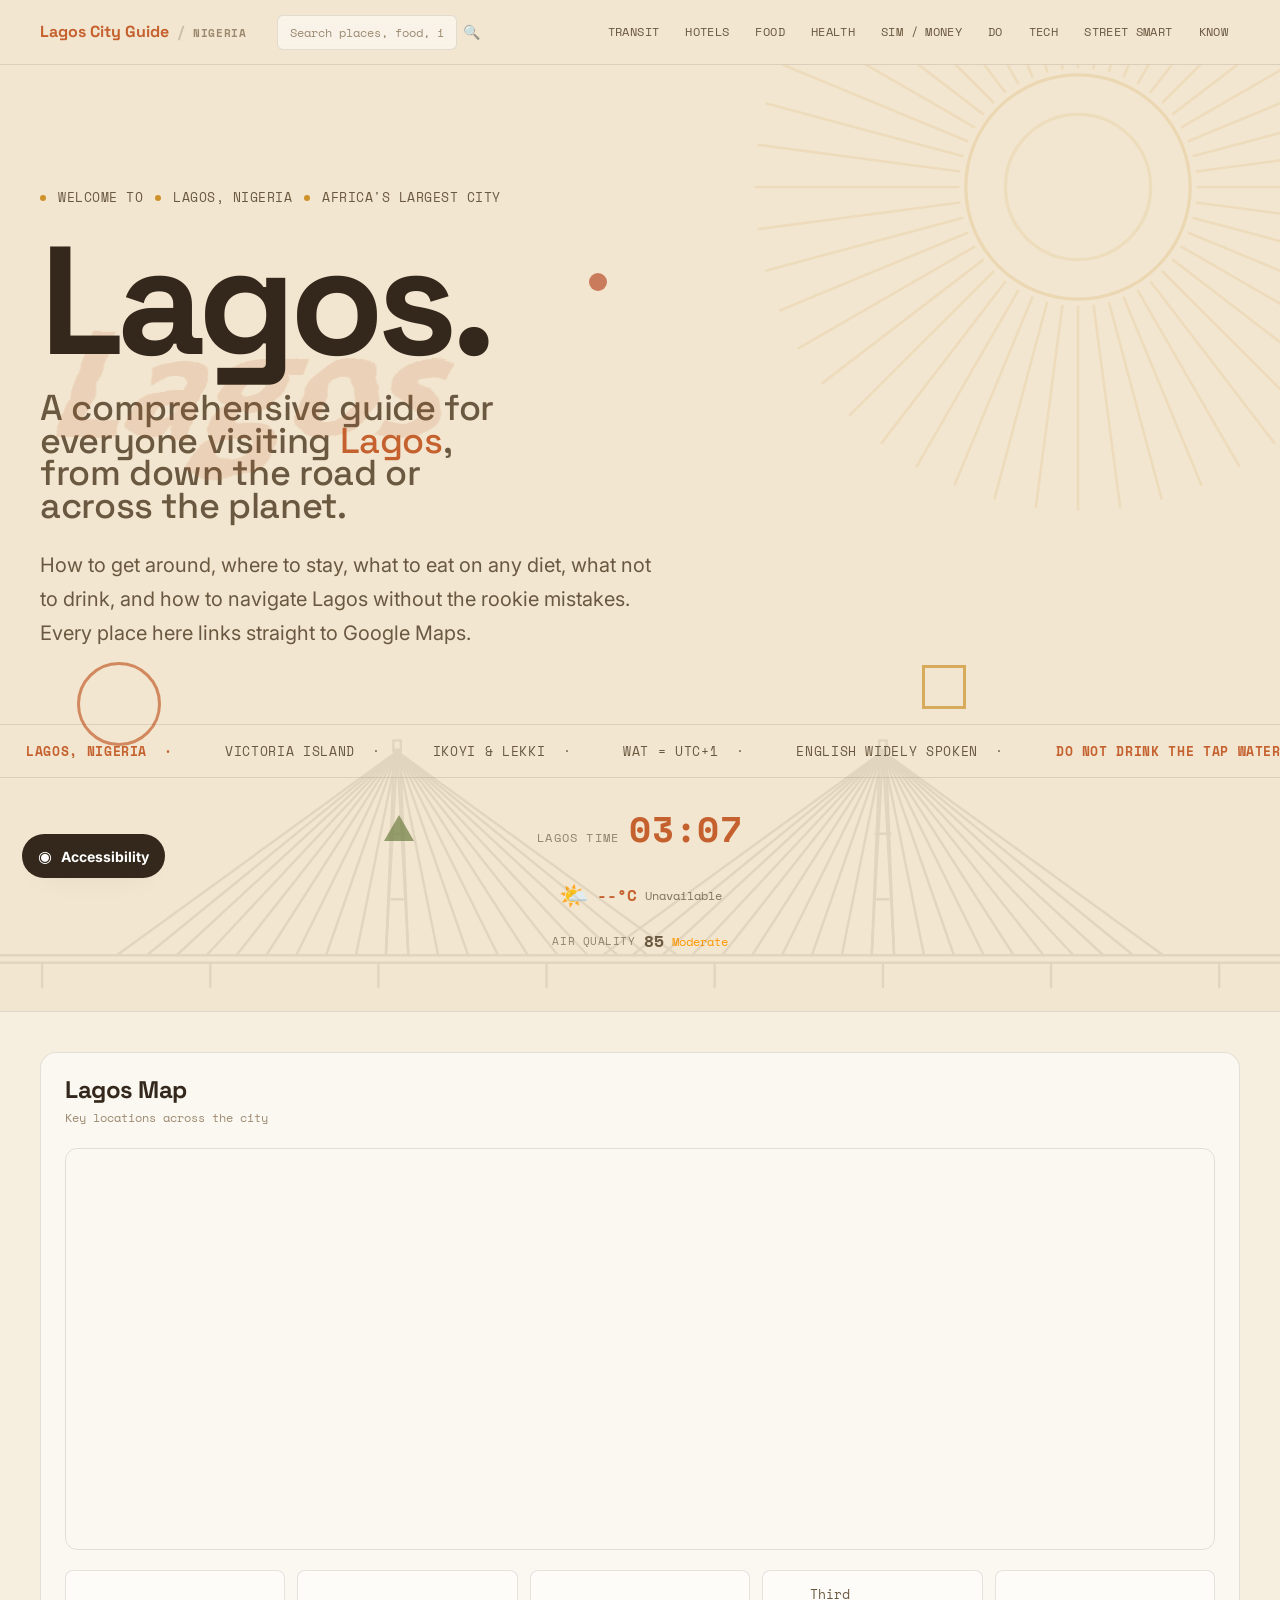
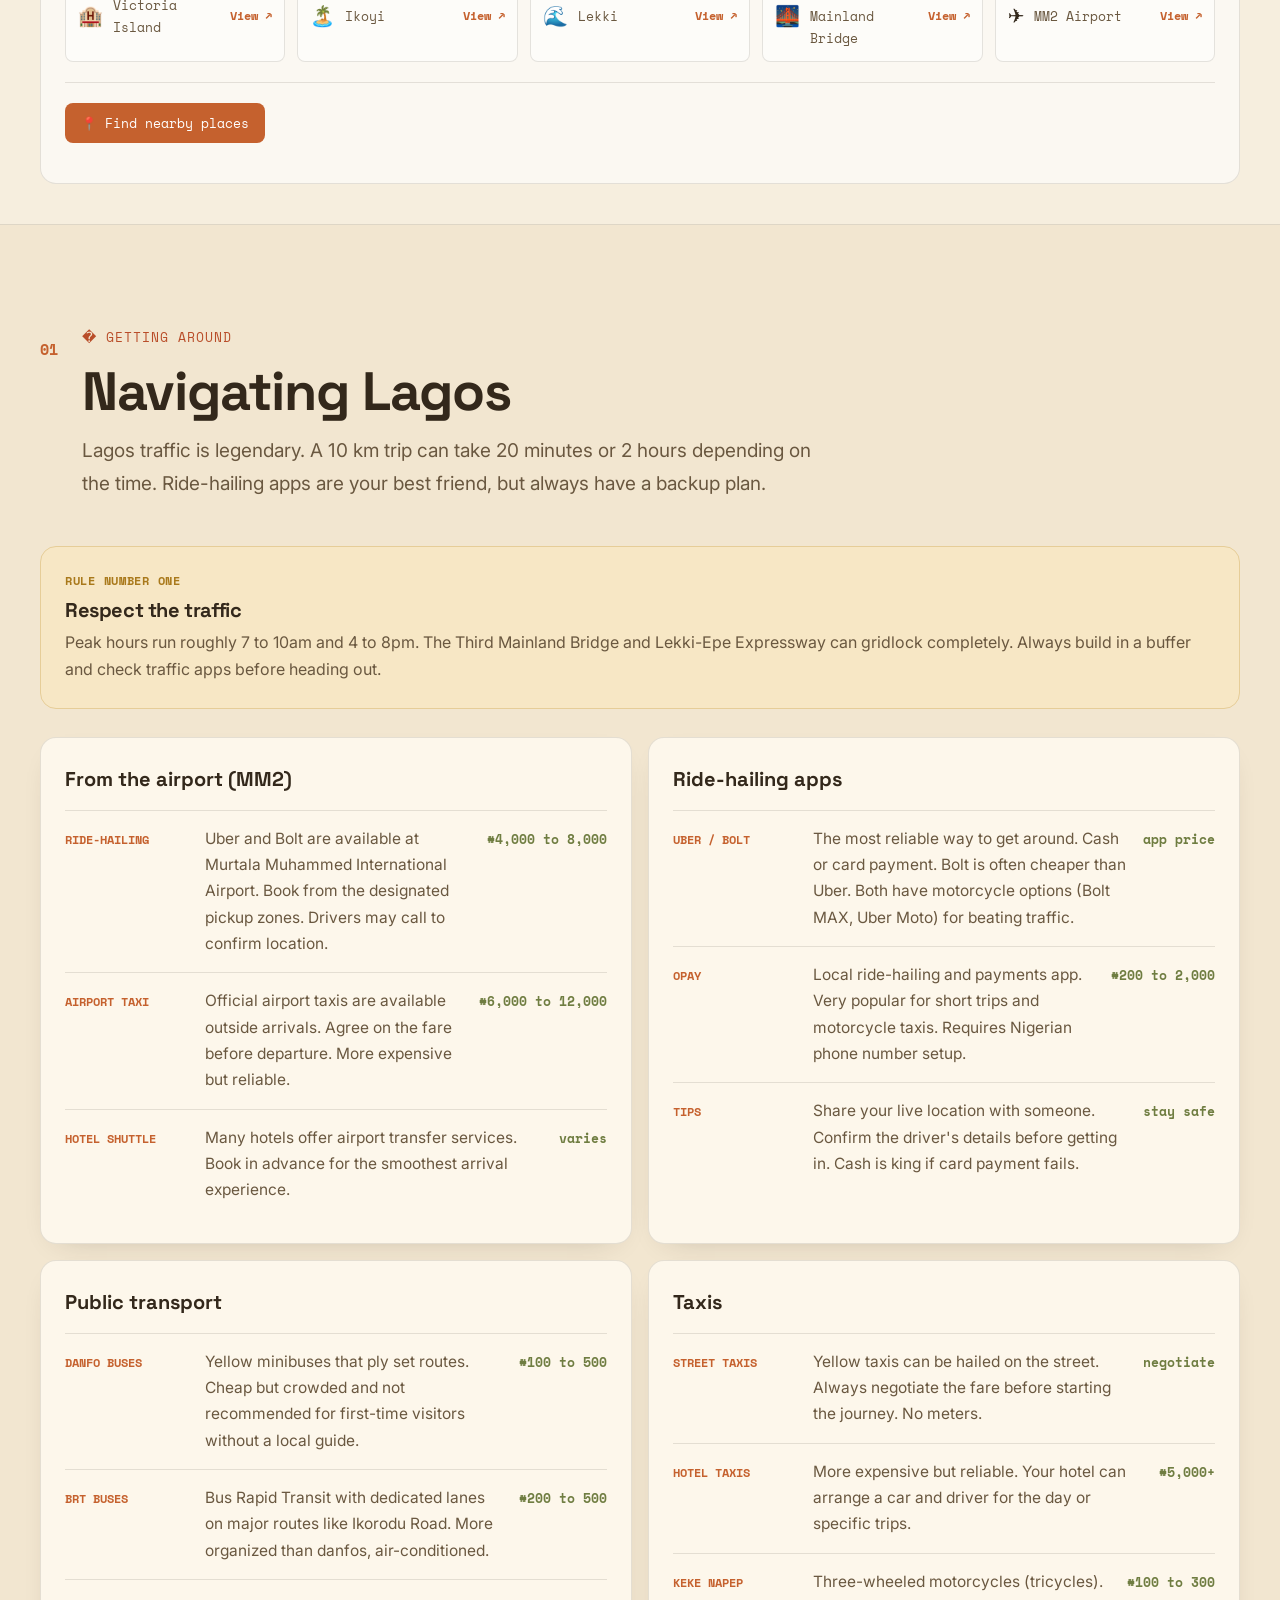
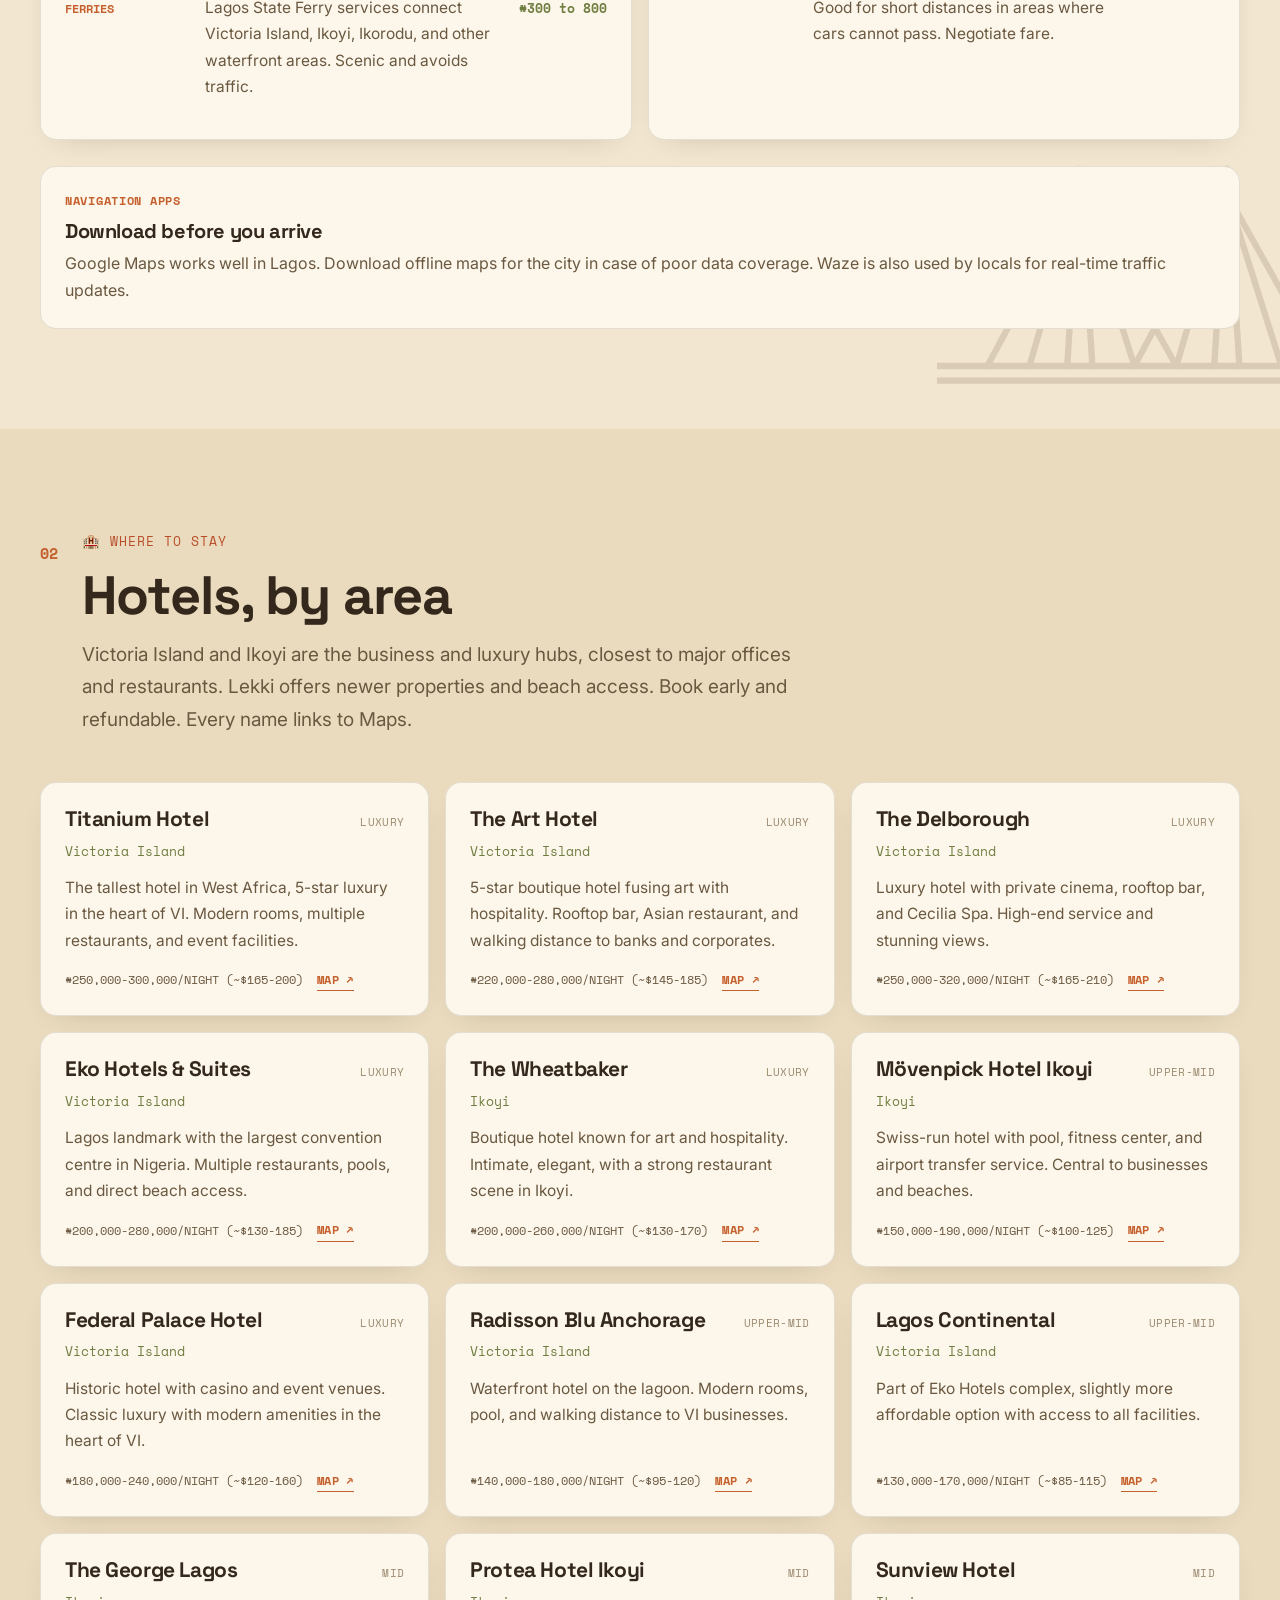
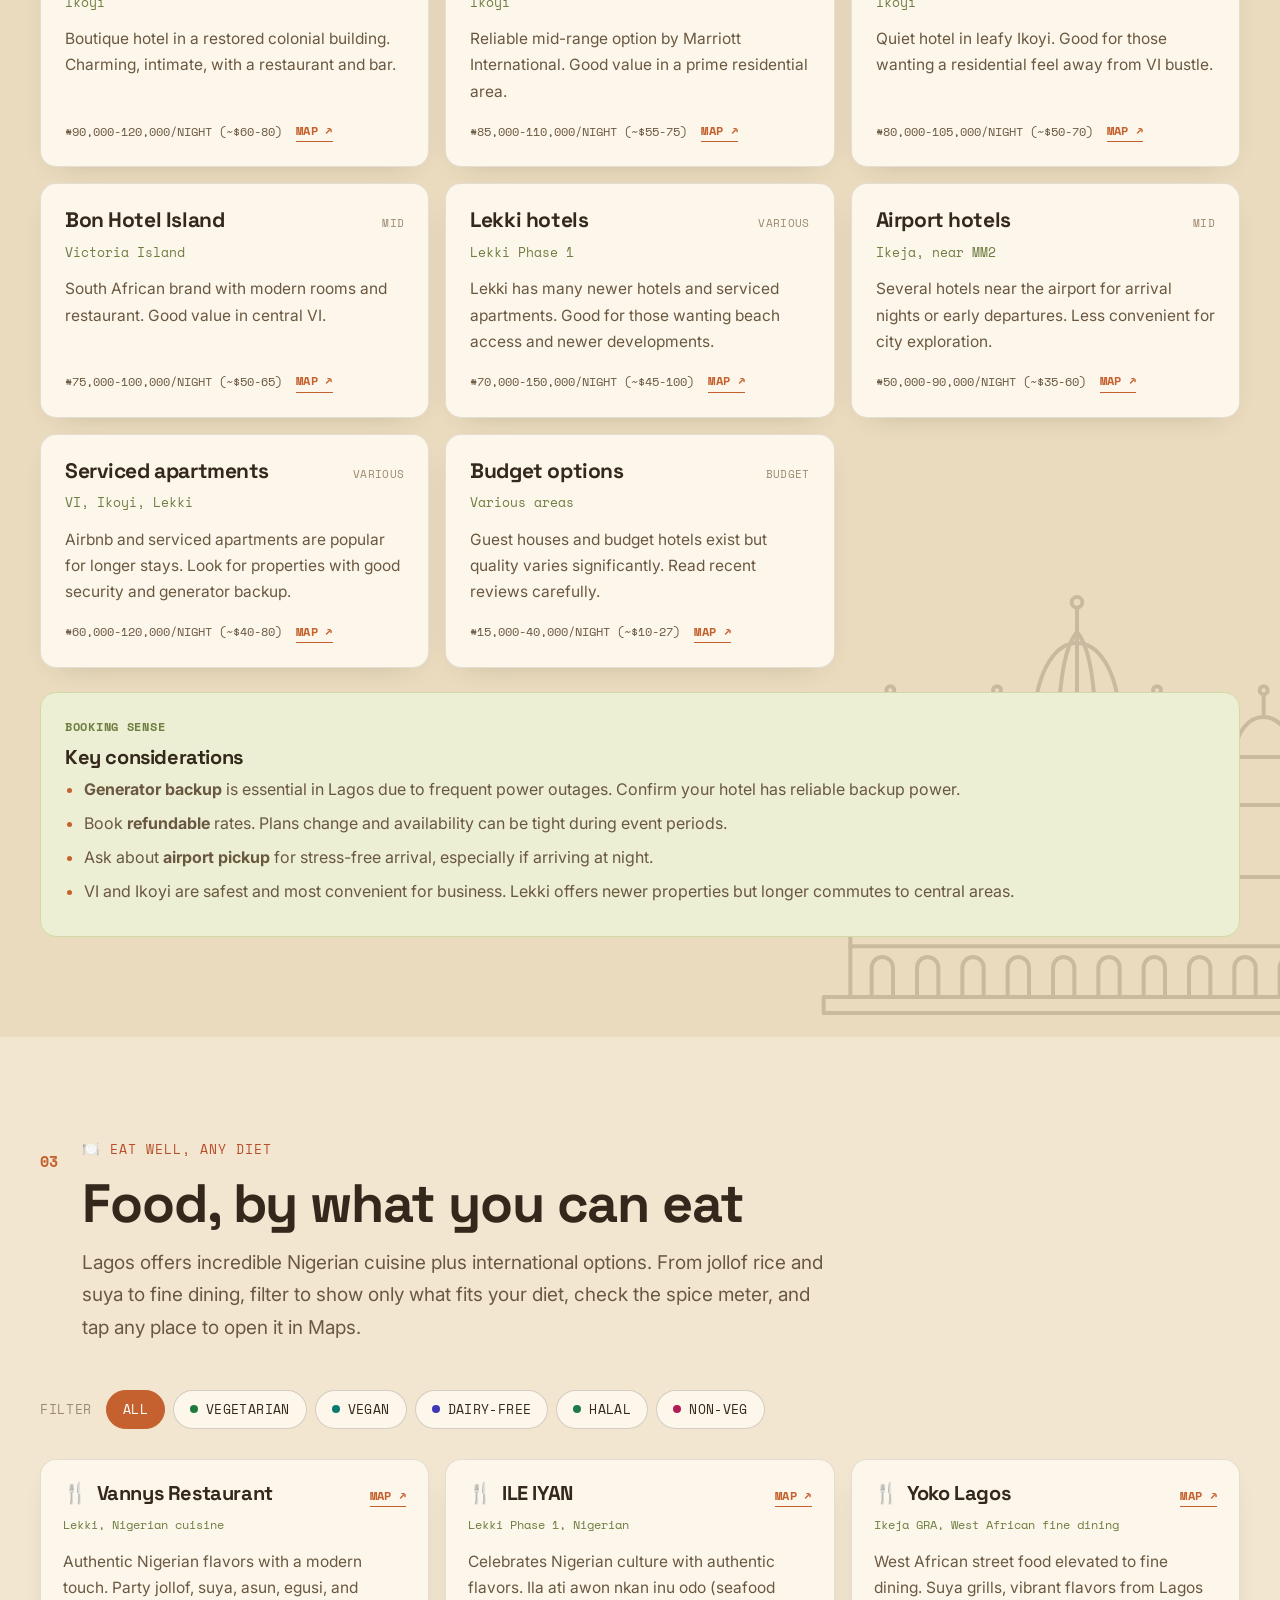
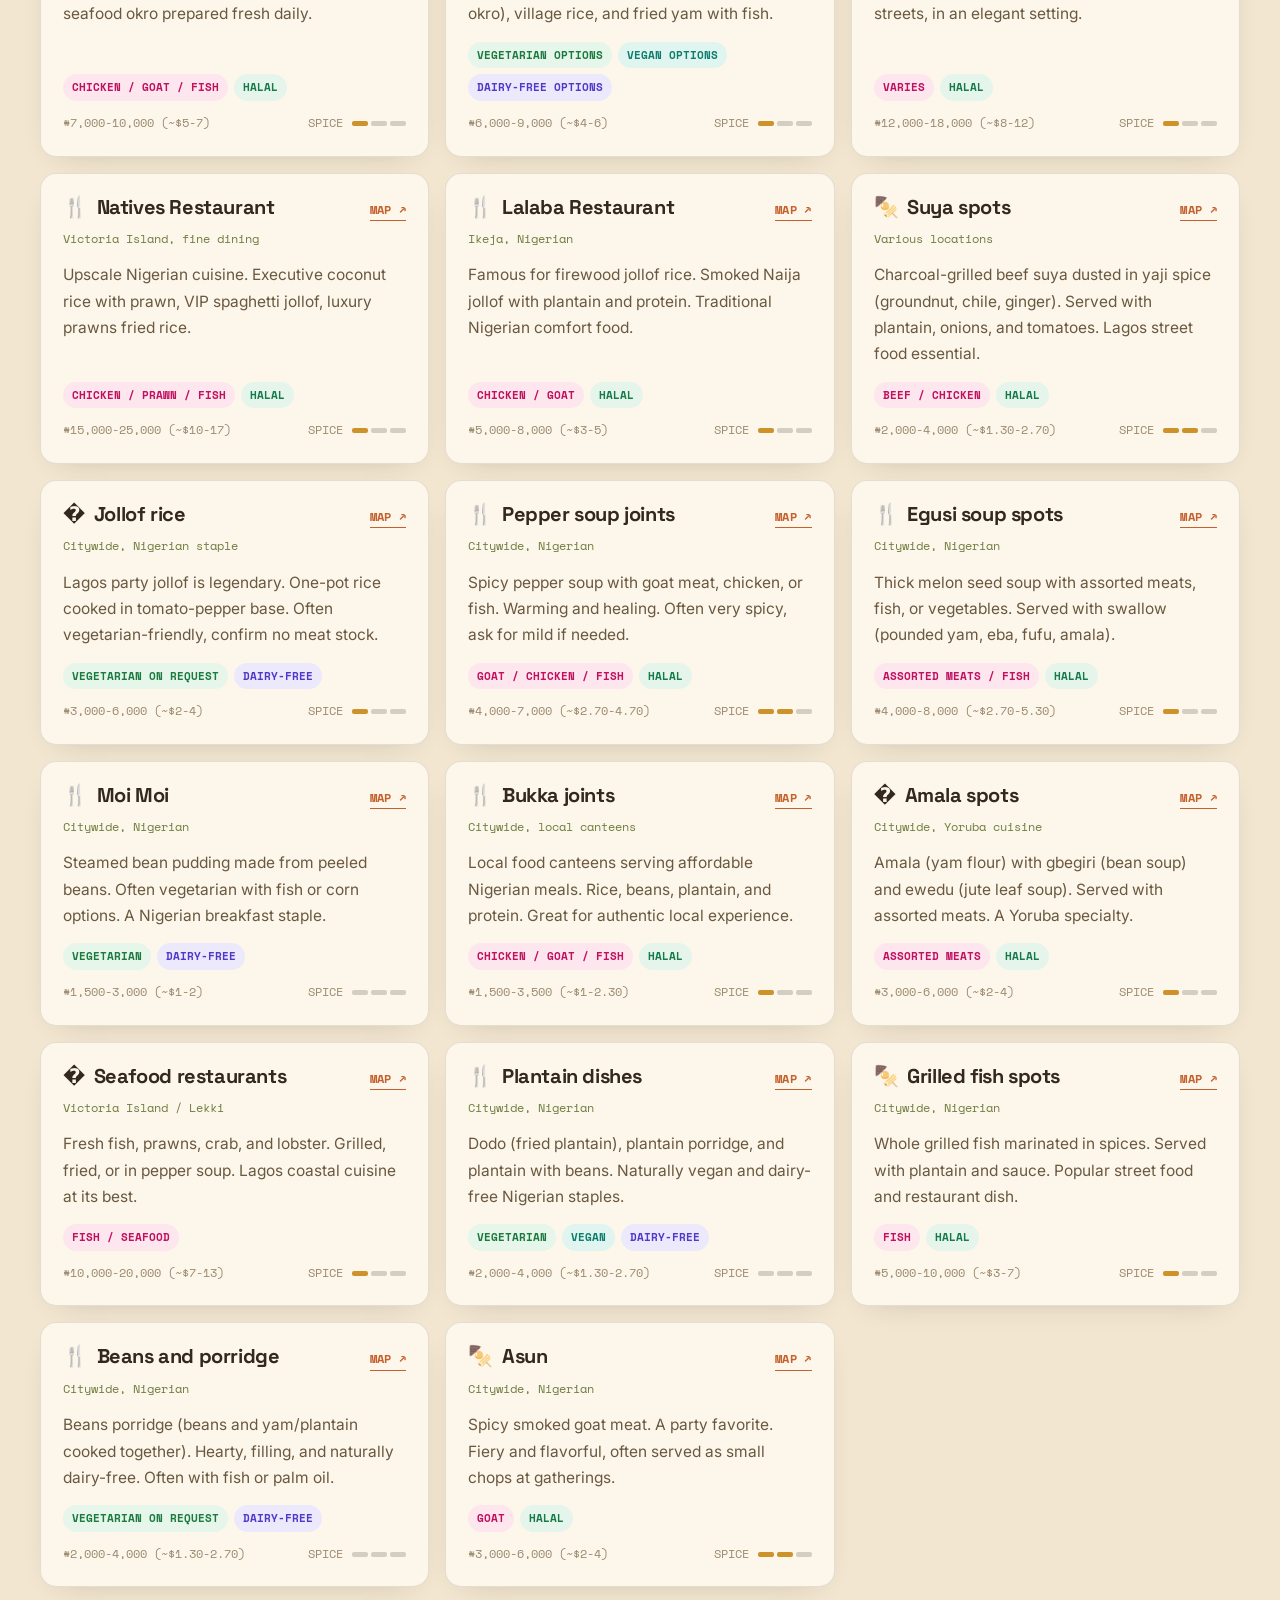
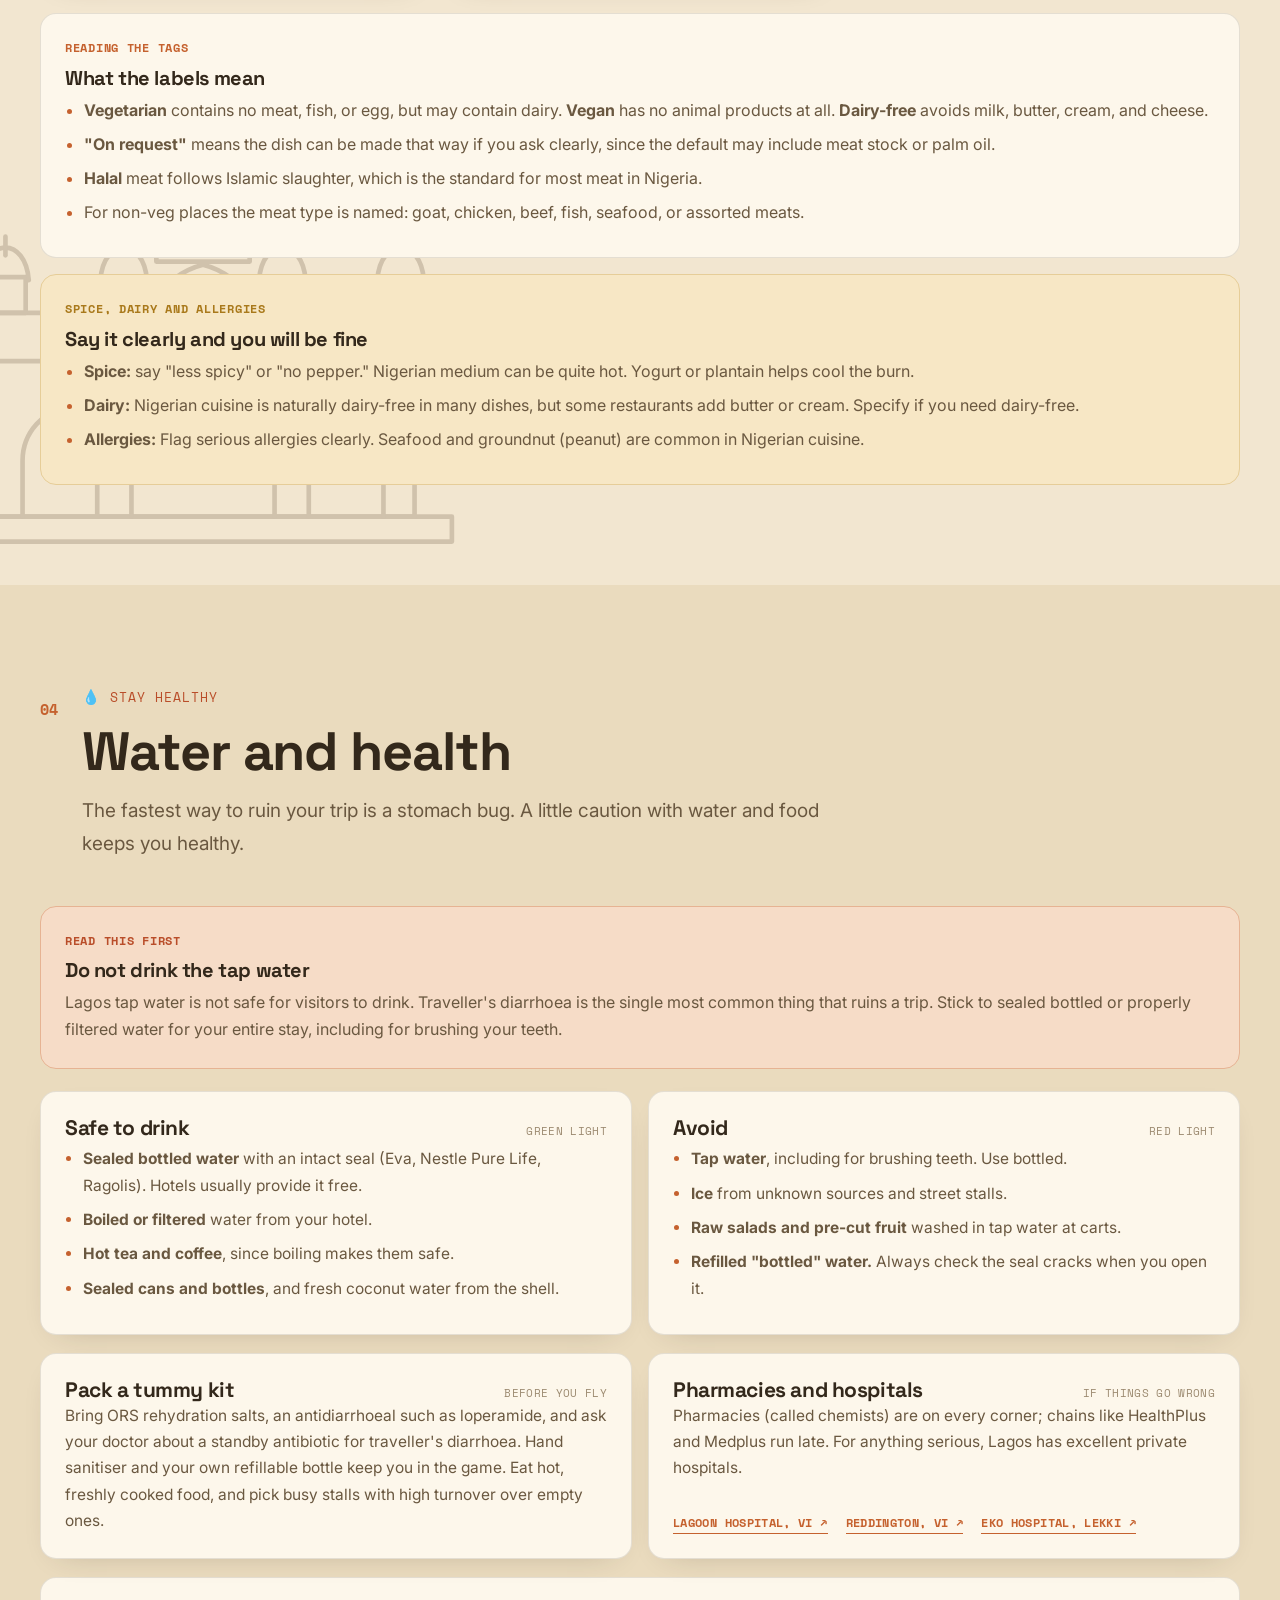
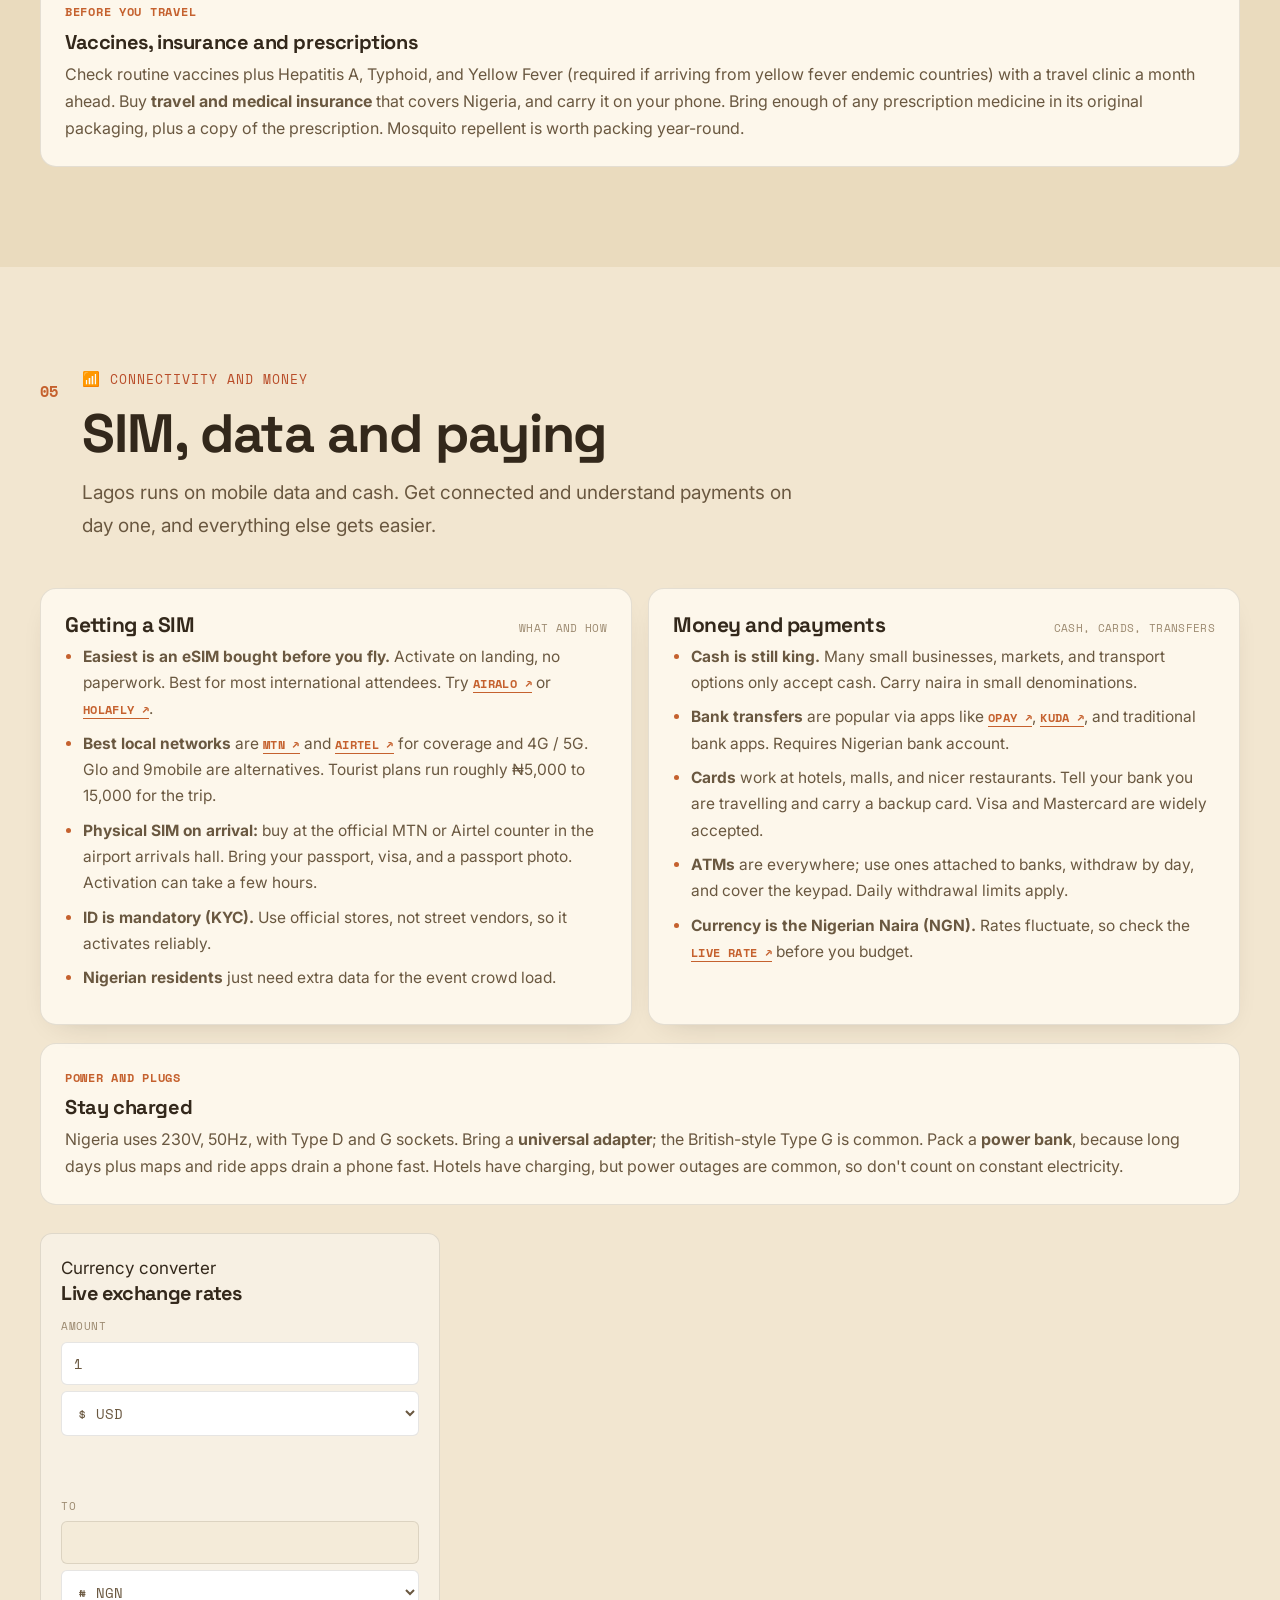
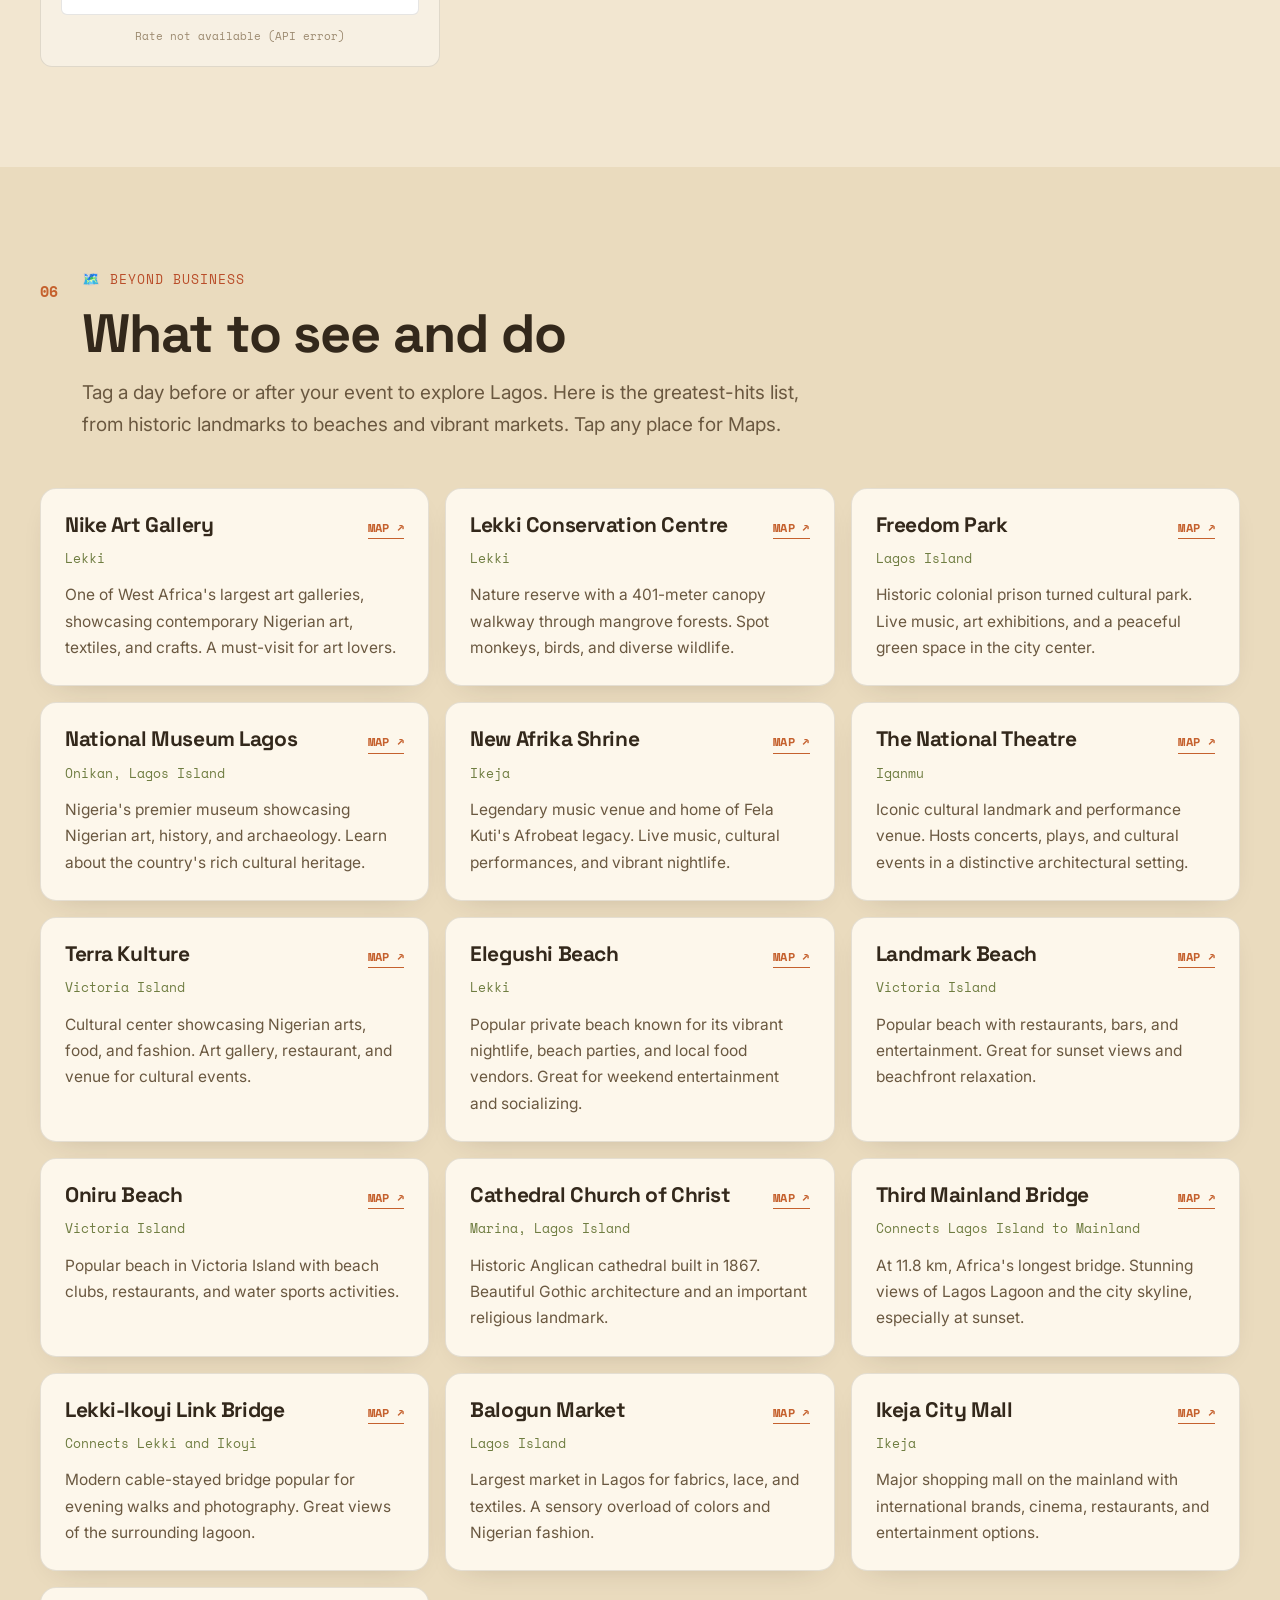
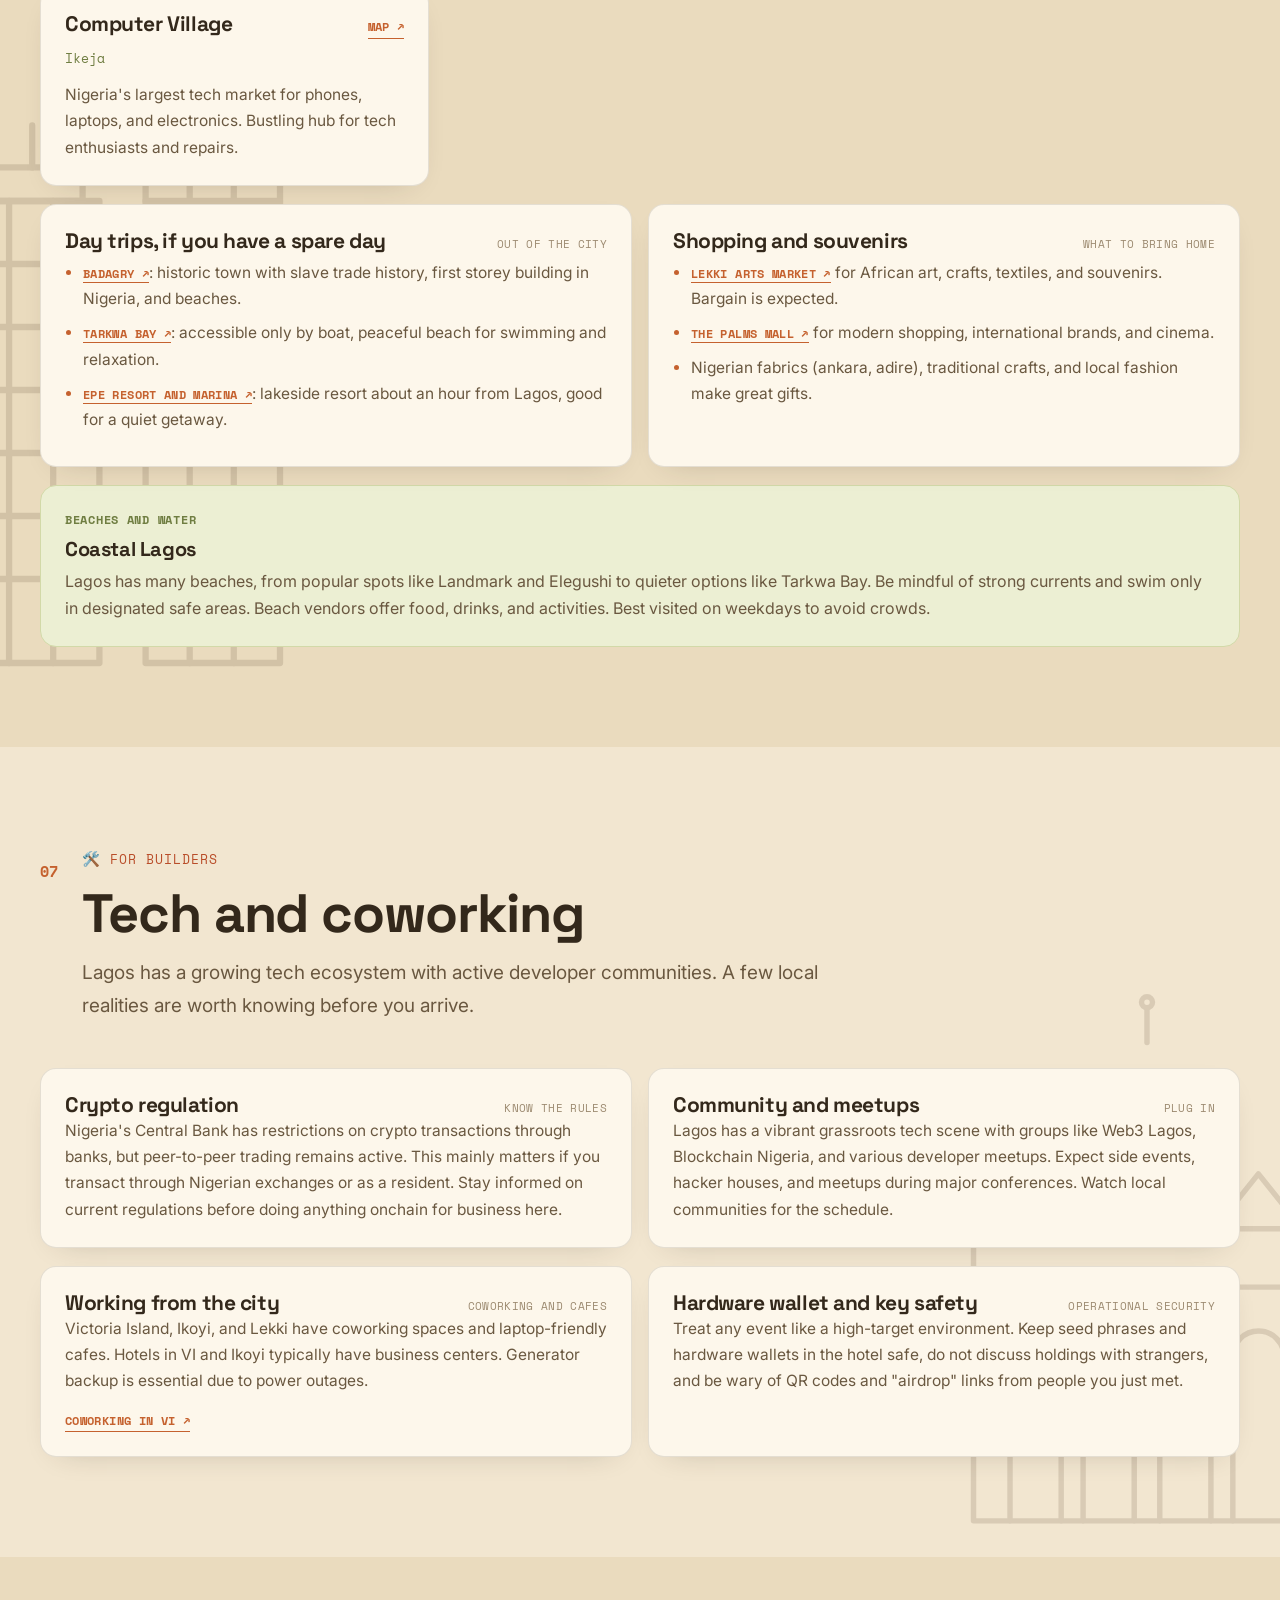
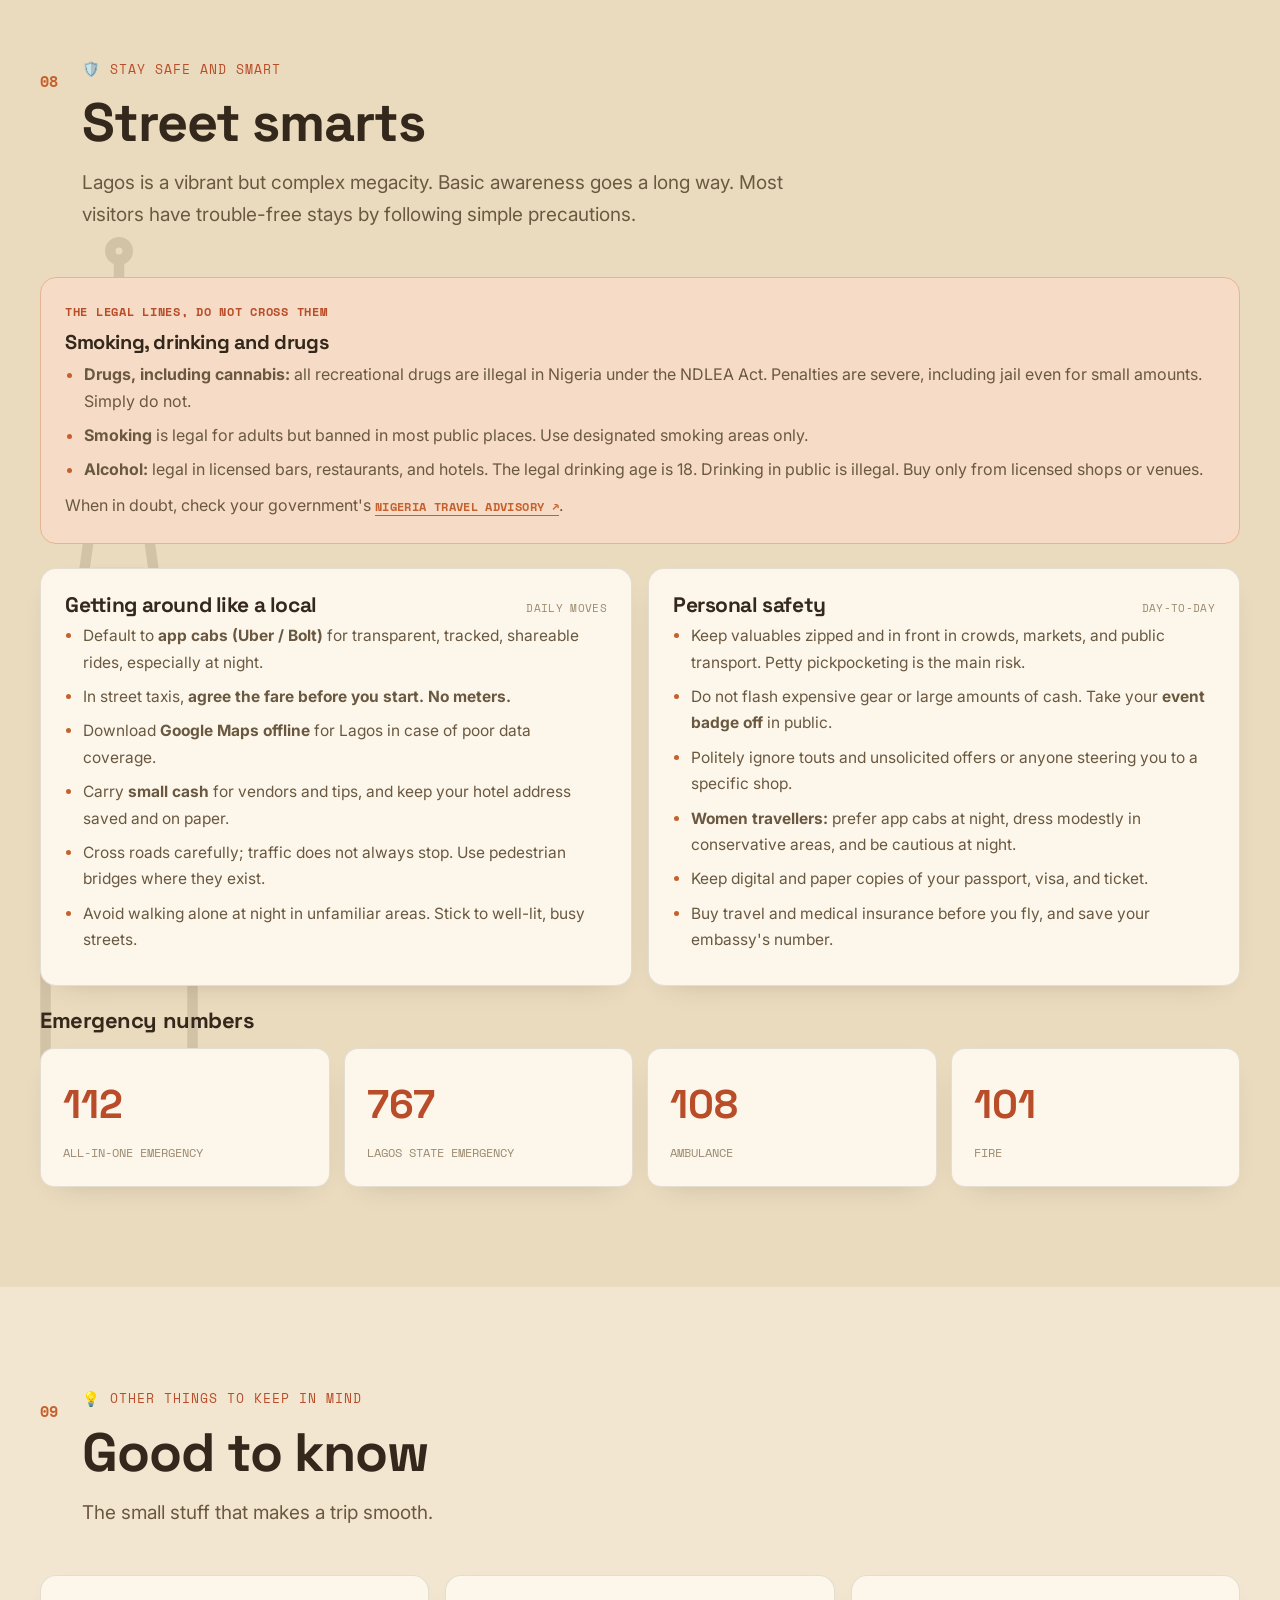
<file: index.html>
<!DOCTYPE html>
<html lang="en">
<head>
<meta charset="UTF-8" />
<meta name="viewport" content="width=device-width, initial-scale=1.0" />
<title>Lagos City Guide — Nigeria</title>
<meta name="description" content="A comprehensive city guide for visitors to Lagos, Nigeria. Hotels, transit, food by diet, SIM and money, water and health, things to do, and street smarts. Every place links to Google Maps." />
<meta property="og:type" content="website" />
<meta property="og:site_name" content="Lagos City Guide" />
<meta property="og:url" content="https://yourusername.github.io/lagos-guide/" />
<meta property="og:title" content="Lagos City Guide: Nigeria" />
<meta property="og:description" content="A comprehensive visitor guide to Lagos, Nigeria. Getting around, hotels, food by diet, safety, and more, with read-aloud and high-contrast accessibility." />
<meta property="og:image" content="https://yourusername.github.io/lagos-guide/og.png" />
<meta property="og:image:width" content="1200" />
<meta property="og:image:height" content="630" />
<meta property="og:image:alt" content="Lagos City Guide, Nigeria" />
<meta name="twitter:card" content="summary_large_image" />
<meta name="twitter:title" content="Lagos City Guide: Nigeria" />
<meta name="twitter:description" content="A comprehensive visitor guide to Lagos, Nigeria, with read-aloud and high-contrast accessibility." />
<meta name="twitter:image" content="https://yourusername.github.io/lagos-guide/og.png" />
<link rel="preconnect" href="https://fonts.googleapis.com" />
<link rel="preconnect" href="https://fonts.gstatic.com" crossorigin />
<link href="https://fonts.googleapis.com/css2?family=Space+Grotesk:wght@400;500;700&family=Space+Mono:wght@400;700&family=Inter:wght@400;500;600;700&family=Mukta:wght@800&display=swap" rel="stylesheet" />
<link rel="stylesheet" href="styles.css?v=17" />
</head>
<body>
<a class="skip" href="#main">Skip to content</a>

<!-- water-ripple filter for the title shadow -->
<svg width="0" height="0" style="position:absolute" aria-hidden="true">
  <filter id="water">
    <feTurbulence type="fractalNoise" baseFrequency="0.011 0.035" numOctaves="2" seed="4" result="n">
      <animate attributeName="baseFrequency" dur="7s" values="0.011 0.03;0.015 0.05;0.011 0.03" repeatCount="indefinite"/>
    </feTurbulence>
    <feDisplacementMap in="SourceGraphic" in2="n" scale="13" xChannelSelector="R" yChannelSelector="G"/>
  </filter>
</svg>

<!-- NAV -->
<header class="nav">
  <div class="wrap nav-inner">
    <div class="brand"><span class="dc">Lagos City Guide</span><span class="sep">/</span><span class="pl">Nigeria</span></div>
    <div class="search-container">
      <input type="text" id="searchInput" class="search-input" placeholder="Search places, food, info..." aria-label="Search">
      <button id="searchBtn" class="search-btn" aria-label="Search">🔍</button>
    </div>
    <button class="nav-toggle" id="navToggle" aria-label="Open menu" aria-expanded="false" aria-controls="navLinks">Menu</button>
    <nav class="nav-links" id="navLinks" aria-label="Primary">
      <a href="#getting">Transit</a>
      <a href="#stay">Hotels</a>
      <a href="#food">Food</a>
      <a href="#water">Health</a>
      <a href="#sim">SIM / Money</a>
      <a href="#see">Do</a>
      <a href="#tech">Tech</a>
      <a href="#street">Street Smart</a>
      <a href="#know">Know</a>
    </nav>
  </div>
</header>

<main id="main" tabindex="-1">

<!-- HERO -->
<section class="hero">
  <!-- Bandra-Worli Sea Link -->
  <svg class="landmark" viewBox="0 0 1520 360" fill="none" stroke="currentColor" stroke-width="2.6" stroke-linejoin="round" stroke-linecap="round" aria-hidden="true">
    <line x1="0" y1="300" x2="1520" y2="300"/>
    <line x1="0" y1="308" x2="1520" y2="308"/>
    <line x1="120" y1="308" x2="120" y2="334"/><line x1="300" y1="308" x2="300" y2="334"/><line x1="480" y1="308" x2="480" y2="334"/><line x1="660" y1="308" x2="660" y2="334"/><line x1="840" y1="308" x2="840" y2="334"/><line x1="1020" y1="308" x2="1020" y2="334"/><line x1="1200" y1="308" x2="1200" y2="334"/><line x1="1380" y1="308" x2="1380" y2="334"/>
    <!-- pylon 1 -->
    <path d="M488 300 L497 80 L503 80 L512 300"/>
    <line x1="492" y1="170" x2="508" y2="170"/><line x1="494" y1="240" x2="506" y2="240"/>
    <rect x="496" y="70" width="8" height="12"/>
    <line x1="500" y1="82" x2="200" y2="300"/><line x1="500" y1="82" x2="232" y2="300"/><line x1="500" y1="82" x2="264" y2="300"/><line x1="500" y1="82" x2="296" y2="300"/><line x1="500" y1="82" x2="328" y2="300"/><line x1="500" y1="82" x2="360" y2="300"/><line x1="500" y1="82" x2="392" y2="300"/><line x1="500" y1="82" x2="424" y2="300"/><line x1="500" y1="82" x2="456" y2="300"/><line x1="500" y1="82" x2="488" y2="300"/><line x1="500" y1="82" x2="512" y2="300"/><line x1="500" y1="82" x2="544" y2="300"/><line x1="500" y1="82" x2="576" y2="300"/><line x1="500" y1="82" x2="608" y2="300"/><line x1="500" y1="82" x2="640" y2="300"/><line x1="500" y1="82" x2="672" y2="300"/><line x1="500" y1="82" x2="704" y2="300"/><line x1="500" y1="82" x2="736" y2="300"/><line x1="500" y1="82" x2="768" y2="300"/><line x1="500" y1="82" x2="800" y2="300"/>
    <!-- pylon 2 -->
    <path d="M1008 300 L1017 80 L1023 80 L1032 300"/>
    <line x1="1012" y1="170" x2="1028" y2="170"/><line x1="1014" y1="240" x2="1026" y2="240"/>
    <rect x="1016" y="70" width="8" height="12"/>
    <line x1="1020" y1="82" x2="720" y2="300"/><line x1="1020" y1="82" x2="752" y2="300"/><line x1="1020" y1="82" x2="784" y2="300"/><line x1="1020" y1="82" x2="816" y2="300"/><line x1="1020" y1="82" x2="848" y2="300"/><line x1="1020" y1="82" x2="880" y2="300"/><line x1="1020" y1="82" x2="912" y2="300"/><line x1="1020" y1="82" x2="944" y2="300"/><line x1="1020" y1="82" x2="976" y2="300"/><line x1="1020" y1="82" x2="1008" y2="300"/><line x1="1020" y1="82" x2="1032" y2="300"/><line x1="1020" y1="82" x2="1064" y2="300"/><line x1="1020" y1="82" x2="1096" y2="300"/><line x1="1020" y1="82" x2="1128" y2="300"/><line x1="1020" y1="82" x2="1160" y2="300"/><line x1="1020" y1="82" x2="1192" y2="300"/><line x1="1020" y1="82" x2="1224" y2="300"/><line x1="1020" y1="82" x2="1256" y2="300"/><line x1="1020" y1="82" x2="1288" y2="300"/><line x1="1020" y1="82" x2="1320" y2="300"/>
  </svg>
  <svg class="sunburst" viewBox="0 0 200 200" aria-hidden="true">
    <g stroke="#ff5a1f" stroke-width="0.8" opacity="0.55">
      <!-- radiating rays -->
      <g id="rays"></g>
    </g>
    <circle cx="100" cy="100" r="34" fill="none" stroke="#ff5a1f" stroke-width="1" opacity="0.8"/>
    <circle cx="100" cy="100" r="22" fill="none" stroke="#ff5a1f" stroke-width="1" opacity="0.5"/>
  </svg>
  <!-- floating decorative shapes -->
  <span class="shape s-ring" aria-hidden="true"></span>
  <span class="shape s-dot" aria-hidden="true"></span>
  <span class="shape s-diamond" aria-hidden="true"></span>
  <span class="shape s-tri" aria-hidden="true"></span>
  <div class="wrap">
    <div class="hero-kicker mono"><span class="dotx"></span> Welcome to <span class="dotx"></span> Lagos, Nigeria <span class="dotx"></span> Africa's Largest City</div>
    <h1><span class="city"><span class="echo" aria-hidden="true">Lagos</span><span class="latin">Lagos.</span></span><span class="sub">A comprehensive guide for everyone visiting <em>Lagos</em>, from down the road or across the planet.</span></h1>
    <p class="hero-lede">How to get around, where to stay, what to eat on any diet, what not to drink, and how to navigate Lagos without the rookie mistakes. Every place here links straight to Google Maps.</p>
  </div>
  <div class="ticker" aria-hidden="true">
    <div class="ticker-track" id="ticker"></div>
  </div>
  <div class="time-display" id="time-display" aria-live="polite">
    <span class="time-label">Lagos Time</span>
    <span class="time-value" id="time-value">--:--</span>
  </div>
  <div class="weather-widget" id="weather-widget" aria-live="polite">
    <span class="weather-icon" id="weather-icon">🌤️</span>
    <span class="weather-temp" id="weather-temp">--°C</span>
    <span class="weather-desc" id="weather-desc">Loading...</span>
  </div>
  <div class="aqi-widget" id="aqi-widget" aria-live="polite">
    <span class="aqi-label">Air Quality</span>
    <span class="aqi-value" id="aqi-value">--</span>
    <span class="aqi-status" id="aqi-status">Loading...</span>
  </div>
</section>

<!-- MAP WIDGET -->
<section class="map-widget-section">
  <div class="wrap">
    <div class="map-widget">
      <div class="map-header">
        <h3>Lagos Map</h3>
        <p class="map-sub">Key locations across the city</p>
      </div>
      <div class="map-embed">
        <iframe
          src="https://www.google.com/maps/embed?pb=!1m18!1m12!1m3!1d3964.728665726578!2d3.3792!3d6.5244!2m3!1f0!2f0!3f0!3m2!1i1024!2i768!4f13.1!3m3!1m2!1s0x103b8b2ae68280c1%3A0xdc9e59a84e8c4e2!2sLagos%2C%20Nigeria!5e0!3m2!1sen!2sus!4v1650000000000!5m2!1sen!2sus"
          width="100%"
          height="400"
          style="border:0;"
          allowfullscreen=""
          loading="lazy"
          referrerpolicy="no-referrer-when-downgrade"
          title="Lagos Map">
        </iframe>
      </div>
      <div class="map-locations">
        <div class="map-location-item">
          <span class="map-loc-icon">🏨</span>
          <span class="map-loc-name">Victoria Island</span>
          <a href="https://www.google.com/maps/search/Victoria+Island+Lagos+Nigeria" target="_blank" rel="noopener" class="map-loc-link">View ↗</a>
        </div>
        <div class="map-location-item">
          <span class="map-loc-icon">🏝️</span>
          <span class="map-loc-name">Ikoyi</span>
          <a href="https://www.google.com/maps/search/Ikoyi+Lagos+Nigeria" target="_blank" rel="noopener" class="map-loc-link">View ↗</a>
        </div>
        <div class="map-location-item">
          <span class="map-loc-icon">🌊</span>
          <span class="map-loc-name">Lekki</span>
          <a href="https://www.google.com/maps/search/Lekki+Lagos+Nigeria" target="_blank" rel="noopener" class="map-loc-link">View ↗</a>
        </div>
        <div class="map-location-item">
          <span class="map-loc-icon">🌉</span>
          <span class="map-loc-name">Third Mainland Bridge</span>
          <a href="https://www.google.com/maps/search/Third+Mainland+Bridge+Lagos+Nigeria" target="_blank" rel="noopener" class="map-loc-link">View ↗</a>
        </div>
        <div class="map-location-item">
          <span class="map-loc-icon">✈️</span>
          <span class="map-loc-name">MM2 Airport</span>
          <a href="https://www.google.com/maps/search/Murtala+Muhammed+International+Airport+Lagos" target="_blank" rel="noopener" class="map-loc-link">View ↗</a>
        </div>
      </div>
      <div class="geolocation-section">
        <button id="nearbyBtn" class="nearby-btn">📍 Find nearby places</button>
        <div id="nearbyResults" class="nearby-results"></div>
      </div>
    </div>
  </div>
</section>

<!-- 01 GETTING AROUND -->
<section class="block" id="getting">
  <!-- Third Mainland Bridge -->
  <svg class="landmark lm-small lm-r" viewBox="0 0 200 150" fill="none" stroke="currentColor" stroke-width="3" stroke-linejoin="round" stroke-linecap="round" aria-hidden="true" stroke-width="2.6">
    <line x1="0" y1="120" x2="200" y2="120"/><line x1="0" y1="127" x2="200" y2="127"/>
    <path d="M62 120 L68 26 L74 120"/>
    <line x1="68" y1="38" x2="24" y2="120"/><line x1="68" y1="38" x2="44" y2="120"/><line x1="68" y1="38" x2="94" y2="120"/><line x1="68" y1="38" x2="114" y2="120"/>
    <path d="M132 120 L138 26 L144 120"/>
    <line x1="138" y1="38" x2="94" y2="120"/><line x1="138" y1="38" x2="114" y2="120"/><line x1="138" y1="38" x2="164" y2="120"/><line x1="138" y1="38" x2="184" y2="120"/>
  </svg>
  <div class="wrap">
    <div class="sec-head">
      <div class="sec-index">01</div>
      <div>
        <div class="kicker"><span class="kic-ico" aria-hidden="true">�</span>Getting around</div>
        <h2>Navigating Lagos</h2>
        <p class="lead">Lagos traffic is legendary. A 10 km trip can take 20 minutes or 2 hours depending on the time. Ride-hailing apps are your best friend, but always have a backup plan.</p>
      </div>
    </div>

    <div class="note warn" style="margin-bottom:28px">
      <span class="lbl">Rule number one</span>
      <h3>Respect the traffic</h3>
      <p>Peak hours run roughly 7 to 10am and 4 to 8pm. The Third Mainland Bridge and Lekki-Epe Expressway can gridlock completely. Always build in a buffer and check traffic apps before heading out.</p>
    </div>

    <div class="routes">
      <div class="route">
        <div class="from">From the airport (MM2)</div>
        <div class="opt"><span class="mode">Ride-hailing</span><span class="desc">Uber and Bolt are available at Murtala Muhammed International Airport. Book from the designated pickup zones. Drivers may call to confirm location.</span><span class="cost">₦4,000 to 8,000</span></div>
        <div class="opt"><span class="mode">Airport taxi</span><span class="desc">Official airport taxis are available outside arrivals. Agree on the fare before departure. More expensive but reliable.</span><span class="cost">₦6,000 to 12,000</span></div>
        <div class="opt"><span class="mode">Hotel shuttle</span><span class="desc">Many hotels offer airport transfer services. Book in advance for the smoothest arrival experience.</span><span class="cost">varies</span></div>
      </div>

      <div class="route">
        <div class="from">Ride-hailing apps</div>
        <div class="opt"><span class="mode">Uber / Bolt</span><span class="desc">The most reliable way to get around. Cash or card payment. Bolt is often cheaper than Uber. Both have motorcycle options (Bolt MAX, Uber Moto) for beating traffic.</span><span class="cost">app price</span></div>
        <div class="opt"><span class="mode">OPay</span><span class="desc">Local ride-hailing and payments app. Very popular for short trips and motorcycle taxis. Requires Nigerian phone number setup.</span><span class="cost">₦200 to 2,000</span></div>
        <div class="opt"><span class="mode">Tips</span><span class="desc">Share your live location with someone. Confirm the driver's details before getting in. Cash is king if card payment fails.</span><span class="cost">stay safe</span></div>
      </div>

      <div class="route">
        <div class="from">Public transport</div>
        <div class="opt"><span class="mode">Danfo buses</span><span class="desc">Yellow minibuses that ply set routes. Cheap but crowded and not recommended for first-time visitors without a local guide.</span><span class="cost">₦100 to 500</span></div>
        <div class="opt"><span class="mode">BRT buses</span><span class="desc">Bus Rapid Transit with dedicated lanes on major routes like Ikorodu Road. More organized than danfos, air-conditioned.</span><span class="cost">₦200 to 500</span></div>
        <div class="opt"><span class="mode">Ferries</span><span class="desc">Lagos State Ferry services connect Victoria Island, Ikoyi, Ikorodu, and other waterfront areas. Scenic and avoids traffic.</span><span class="cost">₦300 to 800</span></div>
      </div>

      <div class="route">
        <div class="from">Taxis</div>
        <div class="opt"><span class="mode">Street taxis</span><span class="desc">Yellow taxis can be hailed on the street. Always negotiate the fare before starting the journey. No meters.</span><span class="cost">negotiate</span></div>
        <div class="opt"><span class="mode">Hotel taxis</span><span class="desc">More expensive but reliable. Your hotel can arrange a car and driver for the day or specific trips.</span><span class="cost">₦5,000+</span></div>
        <div class="opt"><span class="mode">Keke NAPEP</span><span class="desc">Three-wheeled motorcycles (tricycles). Good for short distances in areas where cars cannot pass. Negotiate fare.</span><span class="cost">₦100 to 300</span></div>
      </div>
    </div>

    <div class="note" style="margin-top:26px">
      <span class="lbl">Navigation apps</span>
      <h3>Download before you arrive</h3>
      <p>Google Maps works well in Lagos. Download offline maps for the city in case of poor data coverage. Waze is also used by locals for real-time traffic updates.</p>
    </div>
  </div>
</section>

<!-- 02 HOTELS -->
<section class="block" id="stay">
  <!-- Eko Hotels & Suites -->
  <svg class="landmark lm-feature lm-r" viewBox="0 0 420 360" fill="none" stroke="currentColor" stroke-width="3" stroke-linejoin="round" stroke-linecap="round" aria-hidden="true">
    <rect x="20" y="330" width="380" height="12"/>
    <rect x="40" y="150" width="340" height="180"/>
    <rect x="182" y="118" width="56" height="32"/>
    <path d="M178 120 C182 46 238 46 242 120"/>
    <line x1="210" y1="58" x2="210" y2="38"/><circle cx="210" cy="34" r="4"/>
    <path d="M210 120 L210 54"/><path d="M196 120 C198 84 202 66 210 56"/><path d="M224 120 C222 84 218 66 210 56"/>
    <path d="M48 150 C50 110 90 110 92 150"/><line x1="70" y1="118" x2="70" y2="104"/><circle cx="70" cy="100" r="3"/><path d="M128 150 C130 110 170 110 172 150"/><line x1="150" y1="118" x2="150" y2="104"/><circle cx="150" cy="100" r="3"/><path d="M248 150 C250 110 290 110 292 150"/><line x1="270" y1="118" x2="270" y2="104"/><circle cx="270" cy="100" r="3"/><path d="M328 150 C330 110 370 110 372 150"/><line x1="350" y1="118" x2="350" y2="104"/><circle cx="350" cy="100" r="3"/>
    <line x1="40" y1="186" x2="380" y2="186"/><line x1="40" y1="240" x2="380" y2="240"/><line x1="40" y1="292" x2="380" y2="292"/>
    <path d="M56 330 v-22 a8 8 0 0 1 16 0 v22"/><path d="M90 330 v-22 a8 8 0 0 1 16 0 v22"/><path d="M124 330 v-22 a8 8 0 0 1 16 0 v22"/><path d="M158 330 v-22 a8 8 0 0 1 16 0 v22"/><path d="M192 330 v-22 a8 8 0 0 1 16 0 v22"/><path d="M226 330 v-22 a8 8 0 0 1 16 0 v22"/><path d="M260 330 v-22 a8 8 0 0 1 16 0 v22"/><path d="M294 330 v-22 a8 8 0 0 1 16 0 v22"/><path d="M328 330 v-22 a8 8 0 0 1 16 0 v22"/><path d="M362 330 v-22 a8 8 0 0 1 16 0 v22"/>
  </svg>
  <div class="wrap">
    <div class="sec-head">
      <div class="sec-index">02</div>
      <div>
        <div class="kicker"><span class="kic-ico" aria-hidden="true">🏨</span>Where to stay</div>
        <h2>Hotels, by area</h2>
        <p class="lead">Victoria Island and Ikoyi are the business and luxury hubs, closest to major offices and restaurants. Lekki offers newer properties and beach access. Book early and refundable. Every name links to Maps.</p>
      </div>
    </div>

    <div class="grid g3">
      <div class="cell"><div class="top"><h3>Titanium Hotel</h3><span class="tier">Luxury</span></div><div class="area">Victoria Island</div><p>The tallest hotel in West Africa, 5-star luxury in the heart of VI. Modern rooms, multiple restaurants, and event facilities.</p><div class="foot"><span class="chip">₦250,000-300,000/night (~$165-200)</span><a class="maplink" target="_blank" rel="noopener" href="https://www.google.com/maps/search/?api=1&amp;query=Titanium+Hotel+Victoria+Island+Lagos">Map <span class="arr">↗</span></a></div></div>

      <div class="cell"><div class="top"><h3>The Art Hotel</h3><span class="tier">Luxury</span></div><div class="area">Victoria Island</div><p>5-star boutique hotel fusing art with hospitality. Rooftop bar, Asian restaurant, and walking distance to banks and corporates.</p><div class="foot"><span class="chip">₦220,000-280,000/night (~$145-185)</span><a class="maplink" target="_blank" rel="noopener" href="https://www.google.com/maps/search/?api=1&amp;query=The+Art+Hotel+Victoria+Island+Lagos">Map <span class="arr">↗</span></a></div></div>

      <div class="cell"><div class="top"><h3>The Delborough</h3><span class="tier">Luxury</span></div><div class="area">Victoria Island</div><p>Luxury hotel with private cinema, rooftop bar, and Cecilia Spa. High-end service and stunning views.</p><div class="foot"><span class="chip">₦250,000-320,000/night (~$165-210)</span><a class="maplink" target="_blank" rel="noopener" href="https://www.google.com/maps/search/?api=1&amp;query=The+Delborough+Lagos">Map <span class="arr">↗</span></a></div></div>

      <div class="cell"><div class="top"><h3>Eko Hotels & Suites</h3><span class="tier">Luxury</span></div><div class="area">Victoria Island</div><p>Lagos landmark with the largest convention centre in Nigeria. Multiple restaurants, pools, and direct beach access.</p><div class="foot"><span class="chip">₦200,000-280,000/night (~$130-185)</span><a class="maplink" target="_blank" rel="noopener" href="https://www.google.com/maps/search/?api=1&amp;query=Eko+Hotels+and+Suites+Victoria+Island+Lagos">Map <span class="arr">↗</span></a></div></div>

      <div class="cell"><div class="top"><h3>The Wheatbaker</h3><span class="tier">Luxury</span></div><div class="area">Ikoyi</div><p>Boutique hotel known for art and hospitality. Intimate, elegant, with a strong restaurant scene in Ikoyi.</p><div class="foot"><span class="chip">₦200,000-260,000/night (~$130-170)</span><a class="maplink" target="_blank" rel="noopener" href="https://www.google.com/maps/search/?api=1&amp;query=The+Wheatbaker+Ikoyi+Lagos">Map <span class="arr">↗</span></a></div></div>

      <div class="cell"><div class="top"><h3>Mövenpick Hotel Ikoyi</h3><span class="tier">Upper-mid</span></div><div class="area">Ikoyi</div><p>Swiss-run hotel with pool, fitness center, and airport transfer service. Central to businesses and beaches.</p><div class="foot"><span class="chip">₦150,000-190,000/night (~$100-125)</span><a class="maplink" target="_blank" rel="noopener" href="https://www.google.com/maps/search/?api=1&amp;query=Movenpick+Hotel+Ikoyi+Lagos">Map <span class="arr">↗</span></a></div></div>

      <div class="cell"><div class="top"><h3>Federal Palace Hotel</h3><span class="tier">Luxury</span></div><div class="area">Victoria Island</div><p>Historic hotel with casino and event venues. Classic luxury with modern amenities in the heart of VI.</p><div class="foot"><span class="chip">₦180,000-240,000/night (~$120-160)</span><a class="maplink" target="_blank" rel="noopener" href="https://www.google.com/maps/search/?api=1&amp;query=Federal+Palace+Hotel+Victoria+Island+Lagos">Map <span class="arr">↗</span></a></div></div>

      <div class="cell"><div class="top"><h3>Radisson Blu Anchorage</h3><span class="tier">Upper-mid</span></div><div class="area">Victoria Island</div><p>Waterfront hotel on the lagoon. Modern rooms, pool, and walking distance to VI businesses.</p><div class="foot"><span class="chip">₦140,000-180,000/night (~$95-120)</span><a class="maplink" target="_blank" rel="noopener" href="https://www.google.com/maps/search/?api=1&amp;query=Radisson+Blu+Anchorage+Victoria+Island+Lagos">Map <span class="arr">↗</span></a></div></div>

      <div class="cell"><div class="top"><h3>Lagos Continental</h3><span class="tier">Upper-mid</span></div><div class="area">Victoria Island</div><p>Part of Eko Hotels complex, slightly more affordable option with access to all facilities.</p><div class="foot"><span class="chip">₦130,000-170,000/night (~$85-115)</span><a class="maplink" target="_blank" rel="noopener" href="https://www.google.com/maps/search/?api=1&amp;query=Lagos+Continental+Hotel+Victoria+Island">Map <span class="arr">↗</span></a></div></div>

      <div class="cell"><div class="top"><h3>The George Lagos</h3><span class="tier">Mid</span></div><div class="area">Ikoyi</div><p>Boutique hotel in a restored colonial building. Charming, intimate, with a restaurant and bar.</p><div class="foot"><span class="chip">₦90,000-120,000/night (~$60-80)</span><a class="maplink" target="_blank" rel="noopener" href="https://www.google.com/maps/search/?api=1&amp;query=The+George+Ikoyi+Lagos">Map <span class="arr">↗</span></a></div></div>

      <div class="cell"><div class="top"><h3>Protea Hotel Ikoyi</h3><span class="tier">Mid</span></div><div class="area">Ikoyi</div><p>Reliable mid-range option by Marriott International. Good value in a prime residential area.</p><div class="foot"><span class="chip">₦85,000-110,000/night (~$55-75)</span><a class="maplink" target="_blank" rel="noopener" href="https://www.google.com/maps/search/?api=1&amp;query=Protea+Hotel+Ikoyi+Lagos">Map <span class="arr">↗</span></a></div></div>

      <div class="cell"><div class="top"><h3>Sunview Hotel</h3><span class="tier">Mid</span></div><div class="area">Ikoyi</div><p>Quiet hotel in leafy Ikoyi. Good for those wanting a residential feel away from VI bustle.</p><div class="foot"><span class="chip">₦80,000-105,000/night (~$50-70)</span><a class="maplink" target="_blank" rel="noopener" href="https://www.google.com/maps/search/?api=1&amp;query=Sunview+Hotel+Ikoyi+Lagos">Map <span class="arr">↗</span></a></div></div>

      <div class="cell"><div class="top"><h3>Bon Hotel Island</h3><span class="tier">Mid</span></div><div class="area">Victoria Island</div><p>South African brand with modern rooms and restaurant. Good value in central VI.</p><div class="foot"><span class="chip">₦75,000-100,000/night (~$50-65)</span><a class="maplink" target="_blank" rel="noopener" href="https://www.google.com/maps/search/?api=1&amp;query=Bon+Hotel+Island+Victoria+Island+Lagos">Map <span class="arr">↗</span></a></div></div>

      <div class="cell"><div class="top"><h3>Lekki hotels</h3><span class="tier">Various</span></div><div class="area">Lekki Phase 1</div><p>Lekki has many newer hotels and serviced apartments. Good for those wanting beach access and newer developments.</p><div class="foot"><span class="chip">₦70,000-150,000/night (~$45-100)</span><a class="maplink" target="_blank" rel="noopener" href="https://www.google.com/maps/search/?api=1&amp;query=hotels+Lekki+Phase+1+Lagos">Map <span class="arr">↗</span></a></div></div>

      <div class="cell"><div class="top"><h3>Airport hotels</h3><span class="tier">Mid</span></div><div class="area">Ikeja, near MM2</div><p>Several hotels near the airport for arrival nights or early departures. Less convenient for city exploration.</p><div class="foot"><span class="chip">₦50,000-90,000/night (~$35-60)</span><a class="maplink" target="_blank" rel="noopener" href="https://www.google.com/maps/search/?api=1&amp;query=hotels+near+Murtala+Muhammed+Airport+Ikeja">Map <span class="arr">↗</span></a></div></div>

      <div class="cell"><div class="top"><h3>Serviced apartments</h3><span class="tier">Various</span></div><div class="area">VI, Ikoyi, Lekki</div><p>Airbnb and serviced apartments are popular for longer stays. Look for properties with good security and generator backup.</p><div class="foot"><span class="chip">₦60,000-120,000/night (~$40-80)</span><a class="maplink" target="_blank" rel="noopener" href="https://www.google.com/maps/search/?api=1&amp;query=serviced+apartments+Victoria+Island+Lagos">Map <span class="arr">↗</span></a></div></div>

      <div class="cell"><div class="top"><h3>Budget options</h3><span class="tier">Budget</span></div><div class="area">Various areas</div><p>Guest houses and budget hotels exist but quality varies significantly. Read recent reviews carefully.</p><div class="foot"><span class="chip">₦15,000-40,000/night (~$10-27)</span><a class="maplink" target="_blank" rel="noopener" href="https://www.google.com/maps/search/?api=1&amp;query=budget+hotels+Lagos">Map <span class="arr">↗</span></a></div></div>
    </div>

    <div class="note ok" style="margin-top:24px">
      <span class="lbl">Booking sense</span>
      <h3>Key considerations</h3>
      <ul>
        <li><b>Generator backup</b> is essential in Lagos due to frequent power outages. Confirm your hotel has reliable backup power.</li>
        <li>Book <b>refundable</b> rates. Plans change and availability can be tight during event periods.</li>
        <li>Ask about <b>airport pickup</b> for stress-free arrival, especially if arriving at night.</li>
        <li>VI and Ikoyi are safest and most convenient for business. Lekki offers newer properties but longer commutes to central areas.</li>
      </ul>
    </div>
  </div>
</section>

<!-- 03 FOOD -->
<section class="block" id="food">
  <!-- Lekki-Ikoyi Link Bridge -->
  <svg class="landmark lm-feature lm-l" viewBox="0 0 360 380" fill="none" stroke="currentColor" stroke-width="3" stroke-linejoin="round" stroke-linecap="round" aria-hidden="true">
    <rect x="20" y="336" width="320" height="16"/>
    <rect x="44" y="205" width="272" height="131"/>
    <path d="M134 336 L134 252 C134 206 156 180 180 174 C204 180 226 206 226 252 L226 336"/>
    <path d="M64 336 L64 300 C64 280 80 268 88 268 C96 268 112 280 112 300 L112 336"/>
    <path d="M248 336 L248 300 C248 280 264 268 272 268 C280 268 296 280 296 300 L296 336"/>
    <rect x="150" y="150" width="60" height="22"/>
    <path d="M146 152 C150 92 210 92 214 152"/>
    <line x1="180" y1="104" x2="180" y2="84"/><circle cx="180" cy="80" r="4"/>
    <rect x="40" y="182" width="26" height="23"/><path d="M38 184 C40 156 66 156 68 184"/><line x1="53" y1="168" x2="53" y2="156"/>
    <rect x="116" y="182" width="26" height="23"/><path d="M114 184 C116 156 142 156 144 184"/><line x1="129" y1="168" x2="129" y2="156"/>
    <rect x="218" y="182" width="26" height="23"/><path d="M216 184 C218 156 244 156 246 184"/><line x1="231" y1="168" x2="231" y2="156"/>
    <rect x="294" y="182" width="26" height="23"/><path d="M292 184 C294 156 320 156 322 184"/><line x1="307" y1="168" x2="307" y2="156"/>
    <line x1="44" y1="236" x2="316" y2="236"/>
  </svg>
  <div class="wrap">
    <div class="sec-head">
      <div class="sec-index">03</div>
      <div>
        <div class="kicker"><span class="kic-ico" aria-hidden="true">🍽️</span>Eat well, any diet</div>
        <h2>Food, by what you can eat</h2>
        <p class="lead">Lagos offers incredible Nigerian cuisine plus international options. From jollof rice and suya to fine dining, filter to show only what fits your diet, check the spice meter, and tap any place to open it in Maps.</p>
      </div>
    </div>

    <div class="filterbar" id="filterbar">
      <span class="flabel">Filter</span>
      <button class="filter-btn" data-filter="all" aria-pressed="true">All</button>
      <button class="filter-btn" data-filter="veg" aria-pressed="false"><span class="dot" style="background:#1d7a3a"></span>Vegetarian</button>
      <button class="filter-btn" data-filter="vegan" aria-pressed="false"><span class="dot" style="background:#0c7a6c"></span>Vegan</button>
      <button class="filter-btn" data-filter="df" aria-pressed="false"><span class="dot" style="background:#3f37b8"></span>Dairy-free</button>
      <button class="filter-btn" data-filter="halal" aria-pressed="false"><span class="dot" style="background:#1d7a4a"></span>Halal</button>
      <button class="filter-btn" data-filter="nonveg" aria-pressed="false"><span class="dot" style="background:#b01e57"></span>Non-veg</button>
    </div>

    <div class="food-grid" id="foodGrid">

      <div class="food" data-diet="nonveg halal">
        <div class="top"><h4>Vannys Restaurant</h4><a class="maplink" target="_blank" rel="noopener" href="https://www.google.com/maps/search/?api=1&amp;query=Vannys+Restaurant+Lekki+Lagos">Map ↗</a></div>
        <div class="where">Lekki, Nigerian cuisine</div>
        <p>Authentic Nigerian flavors with a modern touch. Party jollof, suya, asun, egusi, and seafood okro prepared fresh daily.</p>
        <div class="tags"><span class="tag nonveg">Chicken / Goat / Fish</span><span class="tag halal">Halal</span></div>
        <div class="foot" style="margin-top:12px"><span class="price">₦7,000-10,000 (~$5-7)</span><span class="heat l2"><span class="hl">Spice</span><i></i><i></i><i></i></span></div>
      </div>

      <div class="food" data-diet="veg vegan df">
        <div class="top"><h4>ILE IYAN</h4><a class="maplink" target="_blank" rel="noopener" href="https://www.google.com/maps/search/?api=1&amp;query=ILE+IYAN+Lekki+Lagos">Map ↗</a></div>
        <div class="where">Lekki Phase 1, Nigerian</div>
        <p>Celebrates Nigerian culture with authentic flavors. Ila ati awon nkan inu odo (seafood okro), village rice, and fried yam with fish.</p>
        <div class="tags"><span class="tag veg">Vegetarian options</span><span class="tag vegan">Vegan options</span><span class="tag df">Dairy-free options</span></div>
        <div class="foot" style="margin-top:12px"><span class="price">₦6,000-9,000 (~$4-6)</span><span class="heat l2"><span class="hl">Spice</span><i></i><i></i><i></i></span></div>
      </div>

      <div class="food" data-diet="nonveg halal">
        <div class="top"><h4>Yoko Lagos</h4><a class="maplink" target="_blank" rel="noopener" href="https://www.google.com/maps/search/?api=1&amp;query=Yoko+Lagos+Ikeja">Map ↗</a></div>
        <div class="where">Ikeja GRA, West African fine dining</div>
        <p>West African street food elevated to fine dining. Suya grills, vibrant flavors from Lagos streets, in an elegant setting.</p>
        <div class="tags"><span class="tag nonveg">Varies</span><span class="tag halal">Halal</span></div>
        <div class="foot" style="margin-top:12px"><span class="price">₦12,000-18,000 (~$8-12)</span><span class="heat l2"><span class="hl">Spice</span><i></i><i></i><i></i></span></div>
      </div>

      <div class="food" data-diet="nonveg halal">
        <div class="top"><h4>Natives Restaurant</h4><a class="maplink" target="_blank" rel="noopener" href="https://www.google.com/maps/search/?api=1&amp;query=Natives+Restaurant+Victoria+Island+Lagos">Map ↗</a></div>
        <div class="where">Victoria Island, fine dining</div>
        <p>Upscale Nigerian cuisine. Executive coconut rice with prawn, VIP spaghetti jollof, luxury prawns fried rice.</p>
        <div class="tags"><span class="tag nonveg">Chicken / Prawn / Fish</span><span class="tag halal">Halal</span></div>
        <div class="foot" style="margin-top:12px"><span class="price">₦15,000-25,000 (~$10-17)</span><span class="heat l2"><span class="hl">Spice</span><i></i><i></i><i></i></span></div>
      </div>

      <div class="food" data-diet="nonveg halal">
        <div class="top"><h4>Lalaba Restaurant</h4><a class="maplink" target="_blank" rel="noopener" href="https://www.google.com/maps/search/?api=1&amp;query=Lalaba+Restaurant+Ikeja+Lagos">Map ↗</a></div>
        <div class="where">Ikeja, Nigerian</div>
        <p>Famous for firewood jollof rice. Smoked Naija jollof with plantain and protein. Traditional Nigerian comfort food.</p>
        <div class="tags"><span class="tag nonveg">Chicken / Goat</span><span class="tag halal">Halal</span></div>
        <div class="foot" style="margin-top:12px"><span class="price">₦5,000-8,000 (~$3-5)</span><span class="heat l2"><span class="hl">Spice</span><i></i><i></i><i></i></span></div>
      </div>

      <div class="food" data-diet="nonveg halal">
        <div class="top"><h4>Suya spots</h4><a class="maplink" target="_blank" rel="noopener" href="https://www.google.com/maps/search/?api=1&amp;query=suya+spots+Lagos">Map ↗</a></div>
        <div class="where">Various locations</div>
        <p>Charcoal-grilled beef suya dusted in yaji spice (groundnut, chile, ginger). Served with plantain, onions, and tomatoes. Lagos street food essential.</p>
        <div class="tags"><span class="tag nonveg">Beef / Chicken</span><span class="tag halal">Halal</span></div>
        <div class="foot" style="margin-top:12px"><span class="price">₦2,000-4,000 (~$1.30-2.70)</span><span class="heat l3"><span class="hl">Spice</span><i></i><i></i><i></i></span></div>
      </div>

      <div class="food" data-diet="veg df">
        <div class="top"><h4>Jollof rice</h4><a class="maplink" target="_blank" rel="noopener" href="https://www.google.com/maps/search/?api=1&amp;query=jollof+rice+restaurants+Lagos">Map ↗</a></div>
        <div class="where">Citywide, Nigerian staple</div>
        <p>Lagos party jollof is legendary. One-pot rice cooked in tomato-pepper base. Often vegetarian-friendly, confirm no meat stock.</p>
        <div class="tags"><span class="tag veg">Vegetarian on request</span><span class="tag df">Dairy-free</span></div>
        <div class="foot" style="margin-top:12px"><span class="price">₦3,000-6,000 (~$2-4)</span><span class="heat l2"><span class="hl">Spice</span><i></i><i></i><i></i></span></div>
      </div>

      <div class="food" data-diet="nonveg halal">
        <div class="top"><h4>Pepper soup joints</h4><a class="maplink" target="_blank" rel="noopener" href="https://www.google.com/maps/search/?api=1&amp;query=pepper+soup+restaurants+Lagos">Map ↗</a></div>
        <div class="where">Citywide, Nigerian</div>
        <p>Spicy pepper soup with goat meat, chicken, or fish. Warming and healing. Often very spicy, ask for mild if needed.</p>
        <div class="tags"><span class="tag nonveg">Goat / Chicken / Fish</span><span class="tag halal">Halal</span></div>
        <div class="foot" style="margin-top:12px"><span class="price">₦4,000-7,000 (~$2.70-4.70)</span><span class="heat l3"><span class="hl">Spice</span><i></i><i></i><i></i></span></div>
      </div>

      <div class="food" data-diet="nonveg halal">
        <div class="top"><h4>Egusi soup spots</h4><a class="maplink" target="_blank" rel="noopener" href="https://www.google.com/maps/search/?api=1&amp;query=egusi+soup+restaurants+Lagos">Map ↗</a></div>
        <div class="where">Citywide, Nigerian</div>
        <p>Thick melon seed soup with assorted meats, fish, or vegetables. Served with swallow (pounded yam, eba, fufu, amala).</p>
        <div class="tags"><span class="tag nonveg">Assorted meats / Fish</span><span class="tag halal">Halal</span></div>
        <div class="foot" style="margin-top:12px"><span class="price">₦4,000-8,000 (~$2.70-5.30)</span><span class="heat l2"><span class="hl">Spice</span><i></i><i></i><i></i></span></div>
      </div>

      <div class="food" data-diet="veg df">
        <div class="top"><h4>Moi Moi</h4><a class="maplink" target="_blank" rel="noopener" href="https://www.google.com/maps/search/?api=1&amp;query=moi+moi+Lagos">Map ↗</a></div>
        <div class="where">Citywide, Nigerian</div>
        <p>Steamed bean pudding made from peeled beans. Often vegetarian with fish or corn options. A Nigerian breakfast staple.</p>
        <div class="tags"><span class="tag veg">Vegetarian</span><span class="tag df">Dairy-free</span></div>
        <div class="foot" style="margin-top:12px"><span class="price">₦1,500-3,000 (~$1-2)</span><span class="heat l1"><span class="hl">Spice</span><i></i><i></i><i></i></span></div>
      </div>

      <div class="food" data-diet="nonveg halal">
        <div class="top"><h4>Bukka joints</h4><a class="maplink" target="_blank" rel="noopener" href="https://www.google.com/maps/search/?api=1&amp;query=bukka+restaurant+Lagos">Map ↗</a></div>
        <div class="where">Citywide, local canteens</div>
        <p>Local food canteens serving affordable Nigerian meals. Rice, beans, plantain, and protein. Great for authentic local experience.</p>
        <div class="tags"><span class="tag nonveg">Chicken / Goat / Fish</span><span class="tag halal">Halal</span></div>
        <div class="foot" style="margin-top:12px"><span class="price">₦1,500-3,500 (~$1-2.30)</span><span class="heat l2"><span class="hl">Spice</span><i></i><i></i><i></i></span></div>
      </div>

      <div class="food" data-diet="nonveg halal">
        <div class="top"><h4>Amala spots</h4><a class="maplink" target="_blank" rel="noopener" href="https://www.google.com/maps/search/?api=1&amp;query=amala+restaurant+Lagos">Map ↗</a></div>
        <div class="where">Citywide, Yoruba cuisine</div>
        <p>Amala (yam flour) with gbegiri (bean soup) and ewedu (jute leaf soup). Served with assorted meats. A Yoruba specialty.</p>
        <div class="tags"><span class="tag nonveg">Assorted meats</span><span class="tag halal">Halal</span></div>
        <div class="foot" style="margin-top:12px"><span class="price">₦3,000-6,000 (~$2-4)</span><span class="heat l2"><span class="hl">Spice</span><i></i><i></i><i></i></span></div>
      </div>

      <div class="food" data-diet="nonveg">
        <div class="top"><h4>Seafood restaurants</h4><a class="maplink" target="_blank" rel="noopener" href="https://www.google.com/maps/search/?api=1&amp;query=seafood+restaurants+Victoria+Island+Lagos">Map ↗</a></div>
        <div class="where">Victoria Island / Lekki</div>
        <p>Fresh fish, prawns, crab, and lobster. Grilled, fried, or in pepper soup. Lagos coastal cuisine at its best.</p>
        <div class="tags"><span class="tag nonveg">Fish / Seafood</span></div>
        <div class="foot" style="margin-top:12px"><span class="price">₦10,000-20,000 (~$7-13)</span><span class="heat l2"><span class="hl">Spice</span><i></i><i></i><i></i></span></div>
      </div>

      <div class="food" data-diet="veg vegan df">
        <div class="top"><h4>Plantain dishes</h4><a class="maplink" target="_blank" rel="noopener" href="https://www.google.com.maps/search/?api=1&amp;query=plantain+restaurants+Lagos">Map ↗</a></div>
        <div class="where">Citywide, Nigerian</div>
        <p>Dodo (fried plantain), plantain porridge, and plantain with beans. Naturally vegan and dairy-free Nigerian staples.</p>
        <div class="tags"><span class="tag veg">Vegetarian</span><span class="tag vegan">Vegan</span><span class="tag df">Dairy-free</span></div>
        <div class="foot" style="margin-top:12px"><span class="price">₦2,000-4,000 (~$1.30-2.70)</span><span class="heat l1"><span class="hl">Spice</span><i></i><i></i><i></i></span></div>
      </div>

      <div class="food" data-diet="nonveg halal">
        <div class="top"><h4>Grilled fish spots</h4><a class="maplink" target="_blank" rel="noopener" href="https://www.google.com/maps/search/?api=1&amp;query=grilled+fish+Lagos">Map ↗</a></div>
        <div class="where">Citywide, Nigerian</div>
        <p>Whole grilled fish marinated in spices. Served with plantain and sauce. Popular street food and restaurant dish.</p>
        <div class="tags"><span class="tag nonveg">Fish</span><span class="tag halal">Halal</span></div>
        <div class="foot" style="margin-top:12px"><span class="price">₦5,000-10,000 (~$3-7)</span><span class="heat l2"><span class="hl">Spice</span><i></i><i></i><i></i></span></div>
      </div>

      <div class="food" data-diet="veg df">
        <div class="top"><h4>Beans and porridge</h4><a class="maplink" target="_blank" rel="noopener" href="https://www.google.com/maps/search/?api=1&amp;query=beans+porridge+Lagos">Map ↗</a></div>
        <div class="where">Citywide, Nigerian</div>
        <p>Beans porridge (beans and yam/plantain cooked together). Hearty, filling, and naturally dairy-free. Often with fish or palm oil.</p>
        <div class="tags"><span class="tag veg">Vegetarian on request</span><span class="tag df">Dairy-free</span></div>
        <div class="foot" style="margin-top:12px"><span class="price">₦2,000-4,000 (~$1.30-2.70)</span><span class="heat l1"><span class="hl">Spice</span><i></i><i></i><i></i></span></div>
      </div>

      <div class="food" data-diet="nonveg halal">
        <div class="top"><h4>Asun</h4><a class="maplink" target="_blank" rel="noopener" href="https://www.google.com/maps/search/?api=1&amp;query=asun+Lagos">Map ↗</a></div>
        <div class="where">Citywide, Nigerian</div>
        <p>Spicy smoked goat meat. A party favorite. Fiery and flavorful, often served as small chops at gatherings.</p>
        <div class="tags"><span class="tag nonveg">Goat</span><span class="tag halal">Halal</span></div>
        <div class="foot" style="margin-top:12px"><span class="price">₦3,000-6,000 (~$2-4)</span><span class="heat l3"><span class="hl">Spice</span><i></i><i></i><i></i></span></div>
      </div>

    </div>

    <div class="note" style="margin-top:26px">
      <span class="lbl">Reading the tags</span>
      <h3>What the labels mean</h3>
      <ul>
        <li><b>Vegetarian</b> contains no meat, fish, or egg, but may contain dairy. <b>Vegan</b> has no animal products at all. <b>Dairy-free</b> avoids milk, butter, cream, and cheese.</li>
        <li><b>"On request"</b> means the dish can be made that way if you ask clearly, since the default may include meat stock or palm oil.</li>
        <li><b>Halal</b> meat follows Islamic slaughter, which is the standard for most meat in Nigeria.</li>
        <li>For non-veg places the meat type is named: goat, chicken, beef, fish, seafood, or assorted meats.</li>
      </ul>
    </div>

    <div class="note warn" style="margin-top:16px">
      <span class="lbl">Spice, dairy and allergies</span>
      <h3>Say it clearly and you will be fine</h3>
      <ul>
        <li><b>Spice:</b> say "less spicy" or "no pepper." Nigerian medium can be quite hot. Yogurt or plantain helps cool the burn.</li>
        <li><b>Dairy:</b> Nigerian cuisine is naturally dairy-free in many dishes, but some restaurants add butter or cream. Specify if you need dairy-free.</li>
        <li><b>Allergies:</b> Flag serious allergies clearly. Seafood and groundnut (peanut) are common in Nigerian cuisine.</li>
      </ul>
    </div>
  </div>
</section>

<!-- 04 WATER & HEALTH -->
<section class="block" id="water">
  <div class="wrap">
    <div class="sec-head">
      <div class="sec-index">04</div>
      <div>
        <div class="kicker"><span class="kic-ico" aria-hidden="true">💧</span>Stay healthy</div>
        <h2>Water and health</h2>
        <p class="lead">The fastest way to ruin your trip is a stomach bug. A little caution with water and food keeps you healthy.</p>
      </div>
    </div>

    <div class="note stop" style="margin-bottom:22px">
      <span class="lbl">Read this first</span>
      <h3>Do not drink the tap water</h3>
      <p>Lagos tap water is not safe for visitors to drink. Traveller's diarrhoea is the single most common thing that ruins a trip. Stick to sealed bottled or properly filtered water for your entire stay, including for brushing your teeth.</p>
    </div>

    <div class="grid g2">
      <div class="cell"><div class="top"><h3>Safe to drink</h3><span class="tier">Green light</span></div>
        <ul>
          <li><b>Sealed bottled water</b> with an intact seal (Eva, Nestle Pure Life, Ragolis). Hotels usually provide it free.</li>
          <li><b>Boiled or filtered</b> water from your hotel.</li>
          <li><b>Hot tea and coffee</b>, since boiling makes them safe.</li>
          <li><b>Sealed cans and bottles</b>, and fresh coconut water from the shell.</li>
        </ul>
      </div>
      <div class="cell"><div class="top"><h3>Avoid</h3><span class="tier">Red light</span></div>
        <ul>
          <li><b>Tap water</b>, including for brushing teeth. Use bottled.</li>
          <li><b>Ice</b> from unknown sources and street stalls.</li>
          <li><b>Raw salads and pre-cut fruit</b> washed in tap water at carts.</li>
          <li><b>Refilled "bottled" water.</b> Always check the seal cracks when you open it.</li>
        </ul>
      </div>
    </div>

    <div class="grid g2" style="margin-top:18px">
      <div class="cell"><div class="top"><h3>Pack a tummy kit</h3><span class="tier">Before you fly</span></div>
        <p>Bring ORS rehydration salts, an antidiarrhoeal such as loperamide, and ask your doctor about a standby antibiotic for traveller's diarrhoea. Hand sanitiser and your own refillable bottle keep you in the game. Eat hot, freshly cooked food, and pick busy stalls with high turnover over empty ones.</p>
      </div>
      <div class="cell"><div class="top"><h3>Pharmacies and hospitals</h3><span class="tier">If things go wrong</span></div>
        <p>Pharmacies (called chemists) are on every corner; chains like HealthPlus and Medplus run late. For anything serious, Lagos has excellent private hospitals.</p>
        <div class="foot" style="gap:18px;flex-wrap:wrap">
          <a class="maplink" target="_blank" rel="noopener" href="https://www.google.com/maps/search/?api=1&amp;query=Lagoon+Hospital+Victoria+Island+Lagos">Lagoon Hospital, VI ↗</a>
          <a class="maplink" target="_blank" rel="noopener" href="https://www.google.com/maps/search/?api=1&amp;query=Reddington+Hospital+Victoria+Island+Lagos">Reddington, VI ↗</a>
          <a class="maplink" target="_blank" rel="noopener" href="https://www.google.com/maps/search/?api=1&amp;query=Eko+Hospital+Lekki+Lagos">Eko Hospital, Lekki ↗</a>
        </div>
      </div>
    </div>

    <div class="note" style="margin-top:18px">
      <span class="lbl">Before you travel</span>
      <h3>Vaccines, insurance and prescriptions</h3>
      <p>Check routine vaccines plus Hepatitis A, Typhoid, and Yellow Fever (required if arriving from yellow fever endemic countries) with a travel clinic a month ahead. Buy <b>travel and medical insurance</b> that covers Nigeria, and carry it on your phone. Bring enough of any prescription medicine in its original packaging, plus a copy of the prescription. Mosquito repellent is worth packing year-round.</p>
    </div>
  </div>
</section>

<!-- 05 SIM & MONEY -->
<section class="block" id="sim">
  <div class="wrap">
    <div class="sec-head">
      <div class="sec-index">05</div>
      <div>
        <div class="kicker"><span class="kic-ico" aria-hidden="true">📶</span>Connectivity and money</div>
        <h2>SIM, data and paying</h2>
        <p class="lead">Lagos runs on mobile data and cash. Get connected and understand payments on day one, and everything else gets easier.</p>
      </div>
    </div>

    <div class="grid g2">
      <div class="cell"><div class="top"><h3>Getting a SIM</h3><span class="tier">What and how</span></div>
        <ul>
          <li><b>Easiest is an eSIM bought before you fly.</b> Activate on landing, no paperwork. Best for most international attendees. Try <a class="maplink" target="_blank" rel="noopener" href="https://www.airalo.com/nigeria-esim">Airalo ↗</a> or <a class="maplink" target="_blank" rel="noopener" href="https://esim.holafly.com/esim-nigeria/">Holafly ↗</a>.</li>
          <li><b>Best local networks</b> are <a class="maplink" target="_blank" rel="noopener" href="https://www.mtn.ng/">MTN ↗</a> and <a class="maplink" target="_blank" rel="noopener" href="https://www.airtel.com.ng/">Airtel ↗</a> for coverage and 4G / 5G. Glo and 9mobile are alternatives. Tourist plans run roughly ₦5,000 to 15,000 for the trip.</li>
          <li><b>Physical SIM on arrival:</b> buy at the official MTN or Airtel counter in the airport arrivals hall. Bring your passport, visa, and a passport photo. Activation can take a few hours.</li>
          <li><b>ID is mandatory (KYC).</b> Use official stores, not street vendors, so it activates reliably.</li>
          <li><b>Nigerian residents</b> just need extra data for the event crowd load.</li>
        </ul>
      </div>

      <div class="cell"><div class="top"><h3>Money and payments</h3><span class="tier">Cash, cards, transfers</span></div>
        <ul>
          <li><b>Cash is still king.</b> Many small businesses, markets, and transport options only accept cash. Carry naira in small denominations.</li>
          <li><b>Bank transfers</b> are popular via apps like <a class="maplink" target="_blank" rel="noopener" href="https://www.opay.ng/">OPay ↗</a>, <a class="maplink" target="_blank" rel="noopener" href="https://kuda.com/">Kuda ↗</a>, and traditional bank apps. Requires Nigerian bank account.</li>
          <li><b>Cards</b> work at hotels, malls, and nicer restaurants. Tell your bank you are travelling and carry a backup card. Visa and Mastercard are widely accepted.</li>
          <li><b>ATMs</b> are everywhere; use ones attached to banks, withdraw by day, and cover the keypad. Daily withdrawal limits apply.</li>
          <li><b>Currency is the Nigerian Naira (NGN).</b> Rates fluctuate, so check the <a class="maplink" target="_blank" rel="noopener" href="https://www.google.com/search?q=usd+to+ngn">live rate ↗</a> before you budget.</li>
        </ul>
      </div>
    </div>

    <div class="note" style="margin-top:18px">
      <span class="lbl">Power and plugs</span>
      <h3>Stay charged</h3>
      <p>Nigeria uses 230V, 50Hz, with Type D and G sockets. Bring a <b>universal adapter</b>; the British-style Type G is common. Pack a <b>power bank</b>, because long days plus maps and ride apps drain a phone fast. Hotels have charging, but power outages are common, so don't count on constant electricity.</p>
    </div>

    <div class="currency-converter" style="margin-top:28px">
      <span class="lbl">Currency converter</span>
      <h3>Live exchange rates</h3>
      <div class="converter-inputs">
        <div class="converter-row">
          <label for="fromAmount">Amount</label>
          <input type="number" id="fromAmount" value="1" min="0" step="0.01">
          <select id="fromCurrency">
            <option value="NGN">₦ NGN</option>
            <option value="USD" selected>$ USD</option>
            <option value="EUR">€ EUR</option>
            <option value="GBP">£ GBP</option>
            <option value="CNY">¥ CNY</option>
            <option value="CAD">$ CAD</option>
            <option value="AUD">$ AUD</option>
            <option value="JPY">¥ JPY</option>
          </select>
        </div>
        <br>
        <div class="converter-row">
          <label for="toCurrency">To</label>
          <input type="number" id="toAmount" readonly>
          <select id="toCurrency">
            <option value="NGN" selected>₦ NGN</option>
            <option value="USD">$ USD</option>
            <option value="EUR">€ EUR</option>
            <option value="GBP">£ GBP</option>
            <option value="CNY">¥ CNY</option>
            <option value="CAD">$ CAD</option>
            <option value="AUD">$ AUD</option>
            <option value="JPY">¥ JPY</option>
          </select>
        </div>
      </div>
      <p class="converter-note" id="converterNote">Rates update automatically from live API</p>
    </div>
  </div>
</section>

<!-- 06 THINGS TO DO -->
<section class="block" id="see">
  <!-- Third Mainland Bridge towers -->
  <svg class="landmark lm-small lm-l" viewBox="0 0 200 380" fill="none" stroke="currentColor" stroke-width="3" stroke-linejoin="round" stroke-linecap="round" aria-hidden="true">
    <rect x="20" y="120" width="64" height="220"/><rect x="106" y="86" width="64" height="254"/>
    <rect x="28" y="104" width="48" height="16"/><rect x="114" y="70" width="48" height="16"/>
    <line x1="52" y1="104" x2="52" y2="84"/><line x1="138" y1="70" x2="138" y2="48"/>
    <line x1="41" y1="120" x2="41" y2="340"/><line x1="62" y1="120" x2="62" y2="340"/><line x1="20" y1="150" x2="84" y2="150"/><line x1="20" y1="180" x2="84" y2="180"/><line x1="20" y1="210" x2="84" y2="210"/><line x1="20" y1="240" x2="84" y2="240"/><line x1="20" y1="270" x2="84" y2="270"/><line x1="20" y1="300" x2="84" y2="300"/>
    <line x1="127" y1="86" x2="127" y2="340"/><line x1="148" y1="86" x2="148" y2="340"/><line x1="106" y1="120" x2="170" y2="120"/><line x1="106" y1="150" x2="170" y2="150"/><line x1="106" y1="180" x2="170" y2="180"/><line x1="106" y1="210" x2="170" y2="210"/><line x1="106" y1="240" x2="170" y2="240"/><line x1="106" y1="270" x2="170" y2="270"/><line x1="106" y1="300" x2="170" y2="300"/>
  </svg>
  <div class="wrap">
    <div class="sec-head">
      <div class="sec-index">06</div>
      <div>
        <div class="kicker"><span class="kic-ico" aria-hidden="true">🗺️</span>Beyond business</div>
        <h2>What to see and do</h2>
        <p class="lead">Tag a day before or after your event to explore Lagos. Here is the greatest-hits list, from historic landmarks to beaches and vibrant markets. Tap any place for Maps.</p>
      </div>
    </div>

    <div class="grid g3">
      <div class="cell"><div class="top"><h3>Nike Art Gallery</h3><a class="maplink" target="_blank" rel="noopener" href="https://www.google.com/maps/search/?api=1&amp;query=Nike+Art+Gallery+Lekki+Lagos">Map ↗</a></div><div class="area">Lekki</div><p>One of West Africa's largest art galleries, showcasing contemporary Nigerian art, textiles, and crafts. A must-visit for art lovers.</p></div>
      <div class="cell"><div class="top"><h3>Lekki Conservation Centre</h3><a class="maplink" target="_blank" rel="noopener" href="https://www.google.com/maps/search/?api=1&amp;query=Lekki+Conservation+Centre+Lagos">Map ↗</a></div><div class="area">Lekki</div><p>Nature reserve with a 401-meter canopy walkway through mangrove forests. Spot monkeys, birds, and diverse wildlife.</p></div>
      <div class="cell"><div class="top"><h3>Freedom Park</h3><a class="maplink" target="_blank" rel="noopener" href="https://www.google.com/maps/search/?api=1&amp;query=Freedom+Park+Lagos+Island">Map ↗</a></div><div class="area">Lagos Island</div><p>Historic colonial prison turned cultural park. Live music, art exhibitions, and a peaceful green space in the city center.</p></div>
      <div class="cell"><div class="top"><h3>National Museum Lagos</h3><a class="maplink" target="_blank" rel="noopener" href="https://www.google.com.maps/search/?api=1&amp;query=National+Museum+Lagos+Onikan">Map ↗</a></div><div class="area">Onikan, Lagos Island</div><p>Nigeria's premier museum showcasing Nigerian art, history, and archaeology. Learn about the country's rich cultural heritage.</p></div>
      <div class="cell"><div class="top"><h3>New Afrika Shrine</h3><a class="maplink" target="_blank" rel="noopener" href="https://www.google.com/maps/search/?api=1&amp;query=New+Afrika+Shrine+Ikeja+Lagos">Map ↗</a></div><div class="area">Ikeja</div><p>Legendary music venue and home of Fela Kuti's Afrobeat legacy. Live music, cultural performances, and vibrant nightlife.</p></div>
      <div class="cell"><div class="top"><h3>The National Theatre</h3><a class="maplink" target="_blank" rel="noopener" href="https://www.google.com/maps/search/?api=1&amp;query=National+Theatre+Iganmu+Lagos">Map ↗</a></div><div class="area">Iganmu</div><p>Iconic cultural landmark and performance venue. Hosts concerts, plays, and cultural events in a distinctive architectural setting.</p></div>
      <div class="cell"><div class="top"><h3>Terra Kulture</h3><a class="maplink" target="_blank" rel="noopener" href="https://www.google.com/maps/search/?api=1&amp;query=Terra+Kulture+Victoria+Island+Lagos">Map ↗</a></div><div class="area">Victoria Island</div><p>Cultural center showcasing Nigerian arts, food, and fashion. Art gallery, restaurant, and venue for cultural events.</p></div>
      <div class="cell"><div class="top"><h3>Elegushi Beach</h3><a class="maplink" target="_blank" rel="noopener" href="https://www.google.com/maps/search/?api=1&amp;query=Elegushi+Beach+Lekki+Lagos">Map ↗</a></div><div class="area">Lekki</div><p>Popular private beach known for its vibrant nightlife, beach parties, and local food vendors. Great for weekend entertainment and socializing.</p></div>
      <div class="cell"><div class="top"><h3>Landmark Beach</h3><a class="maplink" target="_blank" rel="noopener" href="https://www.google.com.maps/search/?api=1&amp;query=Landmark+Beach+Victoria+Island+Lagos">Map ↗</a></div><div class="area">Victoria Island</div><p>Popular beach with restaurants, bars, and entertainment. Great for sunset views and beachfront relaxation.</p></div>
      <div class="cell"><div class="top"><h3>Oniru Beach</h3><a class="maplink" target="_blank" rel="noopener" href="https://www.google.com/maps/search/?api=1&amp;query=Oniru+Beach+Victoria+Island+Lagos">Map ↗</a></div><div class="area">Victoria Island</div><p>Popular beach in Victoria Island with beach clubs, restaurants, and water sports activities.</p></div>
      <div class="cell"><div class="top"><h3>Cathedral Church of Christ</h3><a class="maplink" target="_blank" rel="noopener" href="https://www.google.com.maps/search/?api=1&amp;query=Cathedral+Church+of+Christ+Marina+Lagos">Map ↗</a></div><div class="area">Marina, Lagos Island</div><p>Historic Anglican cathedral built in 1867. Beautiful Gothic architecture and an important religious landmark.</p></div>
      <div class="cell"><div class="top"><h3>Third Mainland Bridge</h3><a class="maplink" target="_blank" rel="noopener" href="https://www.google.com.maps/search/?api=1&amp;query=Third+Mainland+Bridge+Lagos">Map ↗</a></div><div class="area">Connects Lagos Island to Mainland</div><p>At 11.8 km, Africa's longest bridge. Stunning views of Lagos Lagoon and the city skyline, especially at sunset.</p></div>
      <div class="cell"><div class="top"><h3>Lekki-Ikoyi Link Bridge</h3><a class="maplink" target="_blank" rel="noopener" href="https://www.google.com.maps/search/?api=1&amp;query=Lekki-Ikoyi+Link+Bridge+Lagos">Map ↗</a></div><div class="area">Connects Lekki and Ikoyi</div><p>Modern cable-stayed bridge popular for evening walks and photography. Great views of the surrounding lagoon.</p></div>
      <div class="cell"><div class="top"><h3>Balogun Market</h3><a class="maplink" target="_blank" rel="noopener" href="https://www.google.com.maps/search/?api=1&amp;query=Balogun+Market+Lagos+Island">Map ↗</a></div><div class="area">Lagos Island</div><p>Largest market in Lagos for fabrics, lace, and textiles. A sensory overload of colors and Nigerian fashion.</p></div>
      <div class="cell"><div class="top"><h3>Ikeja City Mall</h3><a class="maplink" target="_blank" rel="noopener" href="https://www.google.com/maps/search/?api=1&amp;query=Ikeja+City+Mall+Lagos">Map ↗</a></div><div class="area">Ikeja</div><p>Major shopping mall on the mainland with international brands, cinema, restaurants, and entertainment options.</p></div>
      <div class="cell"><div class="top"><h3>Computer Village</h3><a class="maplink" target="_blank" rel="noopener" href="https://www.google.com/maps/search/?api=1&amp;query=Computer+Village+Ikeja+Lagos">Map ↗</a></div><div class="area">Ikeja</div><p>Nigeria's largest tech market for phones, laptops, and electronics. Bustling hub for tech enthusiasts and repairs.</p></div>
    </div>

    <div class="grid g2" style="margin-top:18px">
      <div class="cell"><div class="top"><h3>Day trips, if you have a spare day</h3><span class="tier">Out of the city</span></div>
        <ul>
          <li><a class="maplink" target="_blank" rel="noopener" href="https://www.google.com.maps/search/?api=1&amp;query=Badagry+Lagos">Badagry ↗</a>: historic town with slave trade history, first storey building in Nigeria, and beaches.</li>
          <li><a class="maplink" target="_blank" rel="noopener" href="https://www.google.com.maps/search/?api=1&amp;query=Tarkwa+Bay+Beach+Lagos">Tarkwa Bay ↗</a>: accessible only by boat, peaceful beach for swimming and relaxation.</li>
          <li><a class="maplink" target="_blank" rel="noopener" href="https://www.google.com.maps/search/?api=1&amp;query=Epe+Resort+Lagos">Epe Resort and Marina ↗</a>: lakeside resort about an hour from Lagos, good for a quiet getaway.</li>
        </ul>
      </div>
      <div class="cell"><div class="top"><h3>Shopping and souvenirs</h3><span class="tier">What to bring home</span></div>
        <ul>
          <li><a class="maplink" target="_blank" rel="noopener" href="https://www.google.com.maps/search/?api=1&amp;query=Lekki+Arts+Market+Lagos">Lekki Arts Market ↗</a> for African art, crafts, textiles, and souvenirs. Bargain is expected.</li>
          <li><a class="maplink" target="_blank" rel="noopener" href="https://www.google.com.maps/search/?api=1&amp;query=The+Palms+Shopping+Mall+Lekki">The Palms Mall ↗</a> for modern shopping, international brands, and cinema.</li>
          <li>Nigerian fabrics (ankara, adire), traditional crafts, and local fashion make great gifts.</li>
        </ul>
      </div>
    </div>

    <div class="note ok" style="margin-top:18px">
      <span class="lbl">Beaches and water</span>
      <h3>Coastal Lagos</h3>
      <p>Lagos has many beaches, from popular spots like Landmark and Elegushi to quieter options like Tarkwa Bay. Be mindful of strong currents and swim only in designated safe areas. Beach vendors offer food, drinks, and activities. Best visited on weekdays to avoid crowds.</p>
    </div>
  </div>
</section>

<!-- 07 TECH & COWORKING -->
<section class="block" id="tech">
  <!-- Modern office building -->
  <svg class="landmark lm-small lm-r" viewBox="0 0 230 360" fill="none" stroke="currentColor" stroke-width="3" stroke-linejoin="round" stroke-linecap="round" aria-hidden="true">
    <rect x="20" y="180" width="190" height="160"/>
    <rect x="90" y="130" width="50" height="50"/><path d="M86 132 q29 -56 58 0"/>
    <line x1="115" y1="78" x2="115" y2="60"/><circle cx="115" cy="56" r="3"/>
    <path d="M30 180 l24 -30 l24 30"/><path d="M152 180 l24 -30 l24 30"/>
    <path d="M40 340 V250 a14 14 0 0 1 28 0 V340"/><path d="M80 340 V250 a14 14 0 0 1 28 0 V340"/>
    <path d="M122 340 V250 a14 14 0 0 1 28 0 V340"/><path d="M162 340 V250 a14 14 0 0 1 28 0 V340"/>
    <line x1="20" y1="212" x2="210" y2="212"/>
  </svg>
  <div class="wrap">
    <div class="sec-head">
      <div class="sec-index">07</div>
      <div>
        <div class="kicker"><span class="kic-ico" aria-hidden="true">🛠️</span>For builders</div>
        <h2>Tech and coworking</h2>
        <p class="lead">Lagos has a growing tech ecosystem with active developer communities. A few local realities are worth knowing before you arrive.</p>
      </div>
    </div>

    <div class="grid g2">
      <div class="cell"><div class="top"><h3>Crypto regulation</h3><span class="tier">Know the rules</span></div>
        <p>Nigeria's Central Bank has restrictions on crypto transactions through banks, but peer-to-peer trading remains active. This mainly matters if you transact through Nigerian exchanges or as a resident. Stay informed on current regulations before doing anything onchain for business here.</p>
      </div>
      <div class="cell"><div class="top"><h3>Community and meetups</h3><span class="tier">Plug in</span></div>
        <p>Lagos has a vibrant grassroots tech scene with groups like Web3 Lagos, Blockchain Nigeria, and various developer meetups. Expect side events, hacker houses, and meetups during major conferences. Watch local communities for the schedule.</p>
      </div>
    </div>

    <div class="grid g2" style="margin-top:18px">
      <div class="cell"><div class="top"><h3>Working from the city</h3><span class="tier">Coworking and cafes</span></div>
        <p>Victoria Island, Ikoyi, and Lekki have coworking spaces and laptop-friendly cafes. Hotels in VI and Ikoyi typically have business centers. Generator backup is essential due to power outages.</p>
        <div class="foot"><a class="maplink" target="_blank" rel="noopener" href="https://www.google.com/maps/search/?api=1&amp;query=coworking+space+Victoria+Island+Lagos">Coworking in VI ↗</a></div>
      </div>
      <div class="cell"><div class="top"><h3>Hardware wallet and key safety</h3><span class="tier">Operational security</span></div>
        <p>Treat any event like a high-target environment. Keep seed phrases and hardware wallets in the hotel safe, do not discuss holdings with strangers, and be wary of QR codes and "airdrop" links from people you just met.</p>
      </div>
    </div>
  </div>
</section>

<!-- 08 STREET SMART -->
<section class="block" id="street">
  <!-- Clock tower -->
  <svg class="landmark lm-small lm-l" viewBox="0 0 120 380" fill="none" stroke="currentColor" stroke-width="3" stroke-linejoin="round" stroke-linecap="round" aria-hidden="true">
    <rect x="35" y="266" width="42" height="74"/><rect x="40" y="216" width="32" height="50"/>
    <path d="M48 266 v-30 a7 7 0 0 1 14 0 v30"/>
    <circle cx="56" cy="200" r="12"/><line x1="56" y1="200" x2="56" y2="191"/><line x1="56" y1="200" x2="63" y2="200"/>
    <path d="M44 188 h24 l-5 -12 h-14 z"/><path d="M46 176 L56 104 L66 176"/>
    <line x1="56" y1="104" x2="56" y2="88"/><circle cx="56" cy="84" r="2.5"/>
    <path d="M35 266 v-14 l5 -8 l5 8 v14"/><path d="M67 266 v-14 l5 -8 l5 8 v14"/>
  </svg>
  <div class="wrap">
    <div class="sec-head">
      <div class="sec-index">08</div>
      <div>
        <div class="kicker"><span class="kic-ico" aria-hidden="true">🛡️</span>Stay safe and smart</div>
        <h2>Street smarts</h2>
        <p class="lead">Lagos is a vibrant but complex megacity. Basic awareness goes a long way. Most visitors have trouble-free stays by following simple precautions.</p>
      </div>
    </div>

    <div class="note stop" style="margin-bottom:24px">
      <span class="lbl">The legal lines, do not cross them</span>
      <h3>Smoking, drinking and drugs</h3>
      <ul>
        <li><b>Drugs, including cannabis:</b> all recreational drugs are illegal in Nigeria under the NDLEA Act. Penalties are severe, including jail even for small amounts. Simply do not.</li>
        <li><b>Smoking</b> is legal for adults but banned in most public places. Use designated smoking areas only.</li>
        <li><b>Alcohol:</b> legal in licensed bars, restaurants, and hotels. The legal drinking age is 18. Drinking in public is illegal. Buy only from licensed shops or venues.</li>
      </ul>
      <p style="margin-top:8px">When in doubt, check your government's <a class="maplink" target="_blank" rel="noopener" href="https://travel.state.gov/content/travel/en/international-travel/International-Travel-Country-Information-Pages/Nigeria.html">Nigeria travel advisory ↗</a>.</p>
    </div>

    <div class="grid g2" style="margin-bottom:22px">
      <div class="cell"><div class="top"><h3>Getting around like a local</h3><span class="tier">Daily moves</span></div>
        <ul>
          <li>Default to <b>app cabs (Uber / Bolt)</b> for transparent, tracked, shareable rides, especially at night.</li>
          <li>In street taxis, <b>agree the fare before you start. No meters.</b></li>
          <li>Download <b>Google Maps offline</b> for Lagos in case of poor data coverage.</li>
          <li>Carry <b>small cash</b> for vendors and tips, and keep your hotel address saved and on paper.</li>
          <li>Cross roads carefully; traffic does not always stop. Use pedestrian bridges where they exist.</li>
          <li>Avoid walking alone at night in unfamiliar areas. Stick to well-lit, busy streets.</li>
        </ul>
      </div>
      <div class="cell"><div class="top"><h3>Personal safety</h3><span class="tier">Day-to-day</span></div>
        <ul>
          <li>Keep valuables zipped and in front in crowds, markets, and public transport. Petty pickpocketing is the main risk.</li>
          <li>Do not flash expensive gear or large amounts of cash. Take your <b>event badge off</b> in public.</li>
          <li>Politely ignore touts and unsolicited offers or anyone steering you to a specific shop.</li>
          <li><b>Women travellers:</b> prefer app cabs at night, dress modestly in conservative areas, and be cautious at night.</li>
          <li>Keep digital and paper copies of your passport, visa, and ticket.</li>
          <li>Buy travel and medical insurance before you fly, and save your embassy's number.</li>
        </ul>
      </div>
    </div>

    <h3 style="font-family:var(--disp);font-size:22px;margin:8px 0 0">Emergency numbers</h3>
    <div class="emerg">
      <div class="e"><div class="num">112</div><div class="lbl">All-in-one emergency</div></div>
      <div class="e"><div class="num">767</div><div class="lbl">Lagos State Emergency</div></div>
      <div class="e"><div class="num">108</div><div class="lbl">Ambulance</div></div>
      <div class="e"><div class="num">101</div><div class="lbl">Fire</div></div>
    </div>
  </div>
</section>

<!-- 09 GOOD TO KNOW -->
<section class="block" id="know">
  <div class="wrap">
    <div class="sec-head">
      <div class="sec-index">09</div>
      <div>
        <div class="kicker"><span class="kic-ico" aria-hidden="true">💡</span>Other things to keep in mind</div>
        <h2>Good to know</h2>
        <p class="lead">The small stuff that makes a trip smooth.</p>
      </div>
    </div>

    <div class="grid g3">
      <div class="cell"><div class="top"><h3>Visa and entry</h3><a class="maplink" target="_blank" rel="noopener" href="https://immigration.gov.ng/">e-Visa ↗</a></div><p>Most foreign nationals need a visa. The official <b>e-Visa</b> is available for many countries. Apply on the government portal weeks ahead. Check requirements for your nationality.</p></div>
      <div class="cell"><div class="top"><h3>Weather</h3><span class="tier">Tropical</span></div><p>Warm and humid year-round, roughly <b>25 to 32°C (77 to 90°F)</b>. Pack light breathable clothes, sunscreen, and rain gear for unexpected showers.</p></div>
      <div class="cell"><div class="top"><h3>Time zone</h3><span class="tier">WAT</span></div><p><b>West Africa Time (WAT)</b> is UTC plus 1, with no daylight saving. Plan calls home accordingly.</p></div>
      <div class="cell"><div class="top"><h3>Language</h3><span class="tier">English works</span></div><p>English is the official language and widely spoken in business. Pidgin English is common locally. A few Nigerian phrases go far.</p></div>
      <div class="cell"><div class="top"><h3>Dress code</h3><span class="tier">Casual to smart</span></div><p>Casual is fine for the city. <b>Cover shoulders and knees</b> at religious sites, carry a scarf, and remove shoes at mosques and many homes.</p></div>
      <div class="cell"><div class="top"><h3>Tipping</h3><span class="tier">Appreciated</span></div><p>Not mandatory but welcome: about <b>5 to 10%</b> at restaurants (check if service charge is already added), round up for cabs, and ₦200 to 500 for hotel help.</p></div>
      <div class="cell"><div class="top"><h3>Etiquette</h3><span class="tier">Small courtesies</span></div><p>Use your <b>right hand</b> for eating and giving. Ask before photographing people. Bargaining is normal in markets, not in fixed-price shops and restaurants.</p></div>
      <div class="cell"><div class="top"><h3>Restrooms</h3><span class="tier">Be prepared</span></div><p>Use hotels, malls, cafes, and restaurants. Carry <b>tissue and hand sanitiser</b>, since many public toilets lack paper.</p></div>
      <div class="cell"><div class="top"><h3>Air quality</h3><a class="maplink" target="_blank" rel="noopener" href="https://www.iqair.com/nigeria/lagos">Live AQI ↗</a></div><p>Air quality can vary due to traffic and generators. If you are sensitive, pack a mask and check the live index.</p></div>
      <div class="cell"><div class="top"><h3>Accessibility</h3><span class="tier">This guide and the trip</span></div><p>This guide is text and visual only with no audio, so it works without sound, and the toolbar (bottom left) adds larger text, high contrast, reduced motion, and underlined links. Note that Lagos streets and older sites can be uneven, so plan accessible transport ahead.</p></div>
      <div class="cell"><div class="top"><h3>Useful phrases</h3><span class="tier">Pidgin &amp; local</span></div>
        <ul>
          <li><b>How far?</b> - Common greeting meaning "how are you?"</li>
          <li><b>Na so</b> - That's how it is / okay.</li>
          <li><b>No wahala</b> - No problem / no trouble.</li>
          <li><b>Abeg</b> - Please / I beg.</li>
          <li><b>Thank you</b> / <b>Daalu</a> (Igbo) / <b>E se</b> (Yoruba) for thank you.</li>
          <li><b>How much?</b> - <b>How much?</b> or <b>Kilo?</b></li>
          <li><b>Well done</b> - Greeting for someone working.</li>
        </ul>
      </div>
      <div class="cell"><div class="top"><h3>Apps to download first</h3><span class="tier">Before you arrive</span></div>
        <p>Rides: <a class="maplink" target="_blank" rel="noopener" href="https://www.uber.com/ng/en/">Uber ↗</a> and <a class="maplink" target="_blank" rel="noopener" href="https://bolt.eu/en-ng/">Bolt ↗</a>. Maps: <a class="maplink" target="_blank" rel="noopener" href="https://www.google.com/maps">Google Maps ↗</a> (download Lagos offline). Payments: <a class="maplink" target="_blank" rel="noopener" href="https://www.opay.ng/">OPay ↗</a> if eligible. Plus your airline and hotel apps.</p>
      </div>
    </div>
  </div>
</section>

</main>

<!-- FOOTER -->
<footer>
  <div class="wrap">
    <div class="ftop">
      <div class="fbig">See you in <em>Lagos.</em><br>Africa's Largest City.</div>
      <div class="fcol">
        <span class="h">Official</span>
        <a href="https://www.nigeria.gov.ng/" target="_blank" rel="noopener">Nigeria Government</a>
        <a href="https://www.lagosstate.gov.ng/" target="_blank" rel="noopener">Lagos State Government</a>
        <a href="https://immigration.gov.ng/" target="_blank" rel="noopener">Nigeria Immigration</a>
        <a href="https://immigration.gov.ng/e-visa" target="_blank" rel="noopener">Nigeria e-Visa</a>
      </div>
      <div class="fcol">
        <span class="h">City Info</span>
        <a href="https://www.google.com/maps/search/?api=1&amp;query=Victoria+Island+Lagos" target="_blank" rel="noopener">Victoria Island</a>
        <span style="font-size:13px;opacity:0.6">Lagos, Nigeria</span>
        <span style="font-size:13px;opacity:0.6">West Africa Time (UTC+1)</span>
      </div>
    </div>
    <p class="disc">Unofficial community city guide, <b>not affiliated with or endorsed by any official organization</b>. Always confirm visa rules, prices, and current conditions before visiting. Details such as hotels, fares, exchange rates, and restaurants change, so verify before you rely on them. Made for visitors, with care for Lagos.</p>
  </div>
</footer>

<button class="totop" id="toTop" aria-label="Back to top">↑</button>

<!-- ACCESSIBILITY TOOLBAR -->
<button class="a11y-fab" id="a11yFab" aria-expanded="false" aria-controls="a11yPanel">
  <span class="icon" aria-hidden="true">◉</span> Accessibility
</button>
<div class="a11y-panel" id="a11yPanel" role="dialog" aria-label="Accessibility options" aria-modal="false">
  <h3>Accessibility</h3>
  <p class="hint">Adjust how this guide looks and sounds. Your choices are saved on this device.</p>

  <div class="a11y-row">
    <span class="rl" id="ra-label">Read aloud</span>
    <div class="opts" role="group" aria-labelledby="ra-label">
      <button class="a11y-opt" id="raPlay">▶ Listen</button>
      <button class="a11y-opt" id="raStop" disabled>■ Stop</button>
    </div>
  </div>

  <div class="a11y-row">
    <span class="rl" id="ts-label">Text size</span>
    <div class="opts" role="group" aria-labelledby="ts-label">
      <button class="a11y-opt" data-size="1" aria-pressed="true">A</button>
      <button class="a11y-opt" data-size="1.15" aria-pressed="false" style="font-size:16px">A+</button>
      <button class="a11y-opt" data-size="1.3" aria-pressed="false" style="font-size:18px">A++</button>
    </div>
  </div>

  <div class="a11y-row">
    <span class="rl" id="hc-label">High contrast</span>
    <div class="opts" role="group" aria-labelledby="hc-label">
      <button class="a11y-opt" data-toggle="hc" data-on="false" aria-pressed="false">Off</button>
      <button class="a11y-opt" data-toggle="hc" data-on="true" aria-pressed="false">On</button>
    </div>
  </div>

  <div class="a11y-row">
    <span class="rl" id="ul-label">Underline links</span>
    <div class="opts" role="group" aria-labelledby="ul-label">
      <button class="a11y-opt" data-toggle="ul-links" data-on="false" aria-pressed="false">Off</button>
      <button class="a11y-opt" data-toggle="ul-links" data-on="true" aria-pressed="false">On</button>
    </div>
  </div>

  <div class="a11y-row">
    <span class="rl" id="rm-label">Reduce motion</span>
    <div class="opts" role="group" aria-labelledby="rm-label">
      <button class="a11y-opt" data-toggle="reduce-motion" data-on="false" aria-pressed="false">Off</button>
      <button class="a11y-opt" data-toggle="reduce-motion" data-on="true" aria-pressed="false">On</button>
    </div>
  </div>

  <button class="a11y-reset" id="a11yReset">Reset to defaults</button>
</div>

<script src="app.js?v=5"></script>
</body>
</html>
</file>
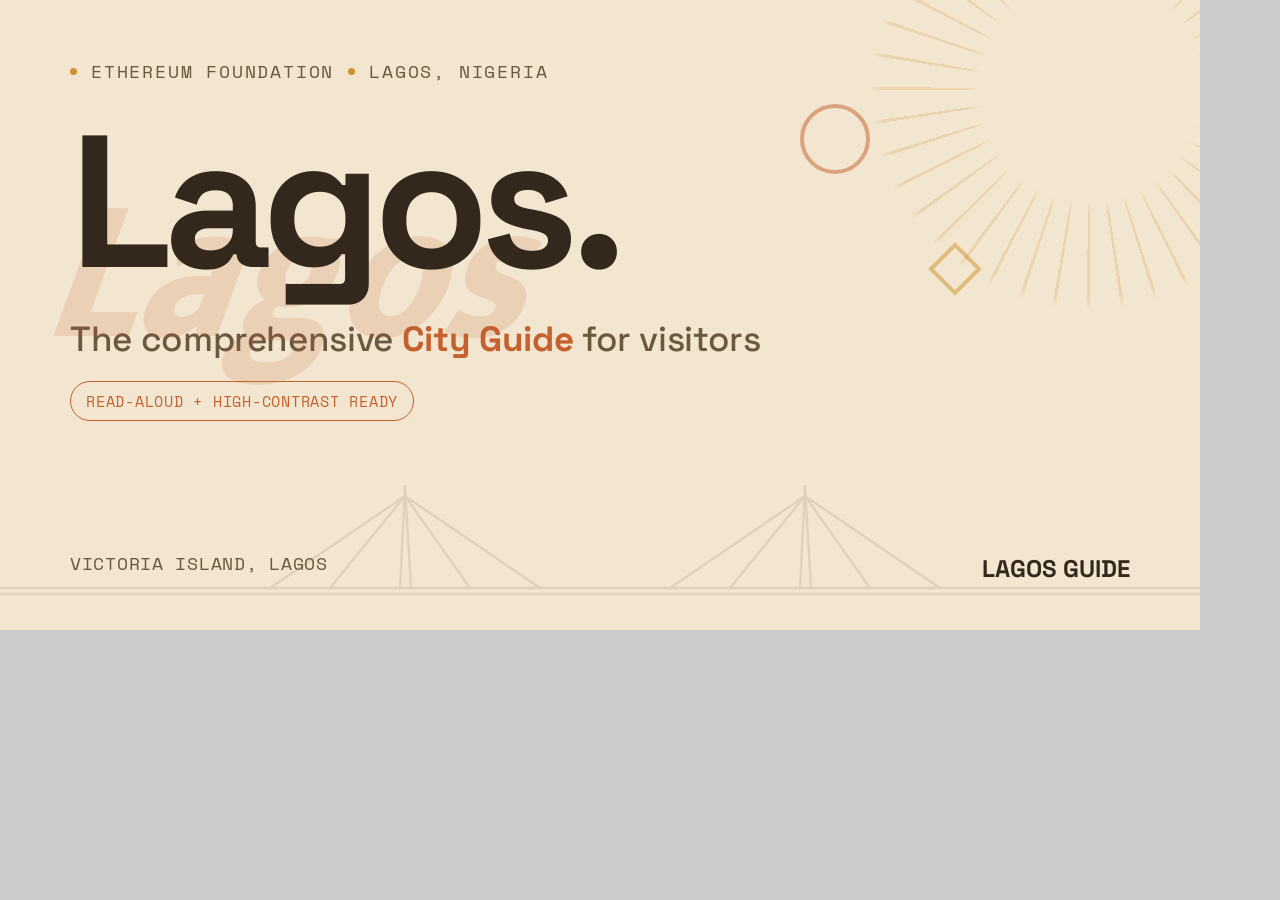
<file: og.html>
<!DOCTYPE html>
<html lang="en">
<head>
<meta charset="utf-8" />
<link rel="preconnect" href="https://fonts.googleapis.com" />
<link rel="preconnect" href="https://fonts.gstatic.com" crossorigin />
<link href="https://fonts.googleapis.com/css2?family=Space+Grotesk:wght@500;700&family=Space+Mono:wght@700&family=Mukta:wght@800&family=Inter:wght@400;500&display=swap" rel="stylesheet" />
<style>
  :root{ --bg:#f2e6d0; --ink:#33281b; --ink2:#6a5840; --terra:#c5612e; --ochre:#ce922a; --landmark:#5a4530; }
  *{ margin:0; box-sizing:border-box; }
  body{ background:#ccc; }
  .card{ width:1200px; height:630px; background:var(--bg); position:relative; overflow:hidden;
         font-family:"Inter",system-ui,sans-serif; padding:58px 70px; }
  .sun{ position:absolute; top:-210px; right:-190px; width:600px; height:600px; opacity:.2; border-radius:50%;
        background:repeating-conic-gradient(var(--ochre) 0 0.9deg, transparent 0.9deg 9deg);
        -webkit-mask:radial-gradient(circle, transparent 26%, #000 29%, #000 49%, transparent 52%);
                mask:radial-gradient(circle, transparent 26%, #000 29%, #000 49%, transparent 52%); }
  .ring{ position:absolute; width:70px; height:70px; border:4px solid var(--terra); border-radius:50%; right:330px; top:104px; opacity:.5; }
  .dia{ position:absolute; width:38px; height:38px; border:4px solid var(--ochre); right:226px; top:250px; transform:rotate(45deg); opacity:.5; }
  .kicker{ font-family:"Space Mono",monospace; font-size:18px; letter-spacing:.1em; text-transform:uppercase; color:var(--ink2); display:flex; gap:14px; align-items:center; }
  .kdot{ width:7px; height:7px; border-radius:50%; background:var(--ochre); }
  .title{ position:relative; display:inline-block; margin-top:34px; }
  .echo{ position:absolute; left:0; top:0; transform-origin:left top; transform:translate(.16em,.3em) skewX(-20deg) scaleY(1.08);
         font-family:"Mukta",sans-serif; font-weight:800; color:var(--terra); opacity:.16; line-height:1; white-space:nowrap; font-size:188px; }
  .latin{ position:relative; font-family:"Space Grotesk",sans-serif; font-weight:700; font-size:188px; letter-spacing:-.045em; color:var(--ink); line-height:.9; }
  .sub{ margin-top:30px; font-size:35px; font-weight:500; color:var(--ink2); font-family:"Space Grotesk",sans-serif; letter-spacing:-.01em; }
  .sub b{ color:var(--terra); font-weight:700; }
  .a11y{ display:inline-block; margin-top:20px; font-family:"Space Mono",monospace; font-size:15px; color:var(--terra); border:1.6px solid var(--terra); padding:8px 15px; border-radius:999px; text-transform:uppercase; letter-spacing:.05em; }
  .sea{ position:absolute; left:0; bottom:0; width:1200px; opacity:.12; color:var(--landmark); }
  .foot{ position:absolute; left:70px; bottom:54px; font-family:"Space Mono",monospace; font-size:18px; letter-spacing:.04em; text-transform:uppercase; color:var(--ink2); }
  .brand{ position:absolute; right:70px; bottom:46px; color:var(--ink); }
  .brand .logo{ width:194px; height:auto; display:block; }
</style>
</head>
<body>
  <div class="card">
    <div class="sun"></div>
    <div class="ring"></div>
    <div class="dia"></div>
    <div class="kicker"><span class="kdot"></span>Ethereum Foundation<span class="kdot"></span>Lagos, Nigeria</div>
    <div class="title"><span class="echo">Lagos</span><span class="latin">Lagos.</span></div>
    <div class="sub">The comprehensive <b>City Guide</b> for visitors</div>
    <div class="a11y">Read-aloud + high-contrast ready</div>

    <svg class="sea" viewBox="0 0 1200 170" fill="none" stroke="currentColor" stroke-width="2.4" stroke-linecap="round" stroke-linejoin="round" aria-hidden="true">
      <line x1="0" y1="128" x2="1200" y2="128"/><line x1="0" y1="134" x2="1200" y2="134"/>
      <path d="M400 128 L405 26 L411 128"/>
      <line x1="405" y1="36" x2="270" y2="128"/><line x1="405" y1="36" x2="330" y2="128"/><line x1="405" y1="36" x2="470" y2="128"/><line x1="405" y1="36" x2="540" y2="128"/>
      <path d="M800 128 L805 26 L811 128"/>
      <line x1="805" y1="36" x2="670" y2="128"/><line x1="805" y1="36" x2="730" y2="128"/><line x1="805" y1="36" x2="870" y2="128"/><line x1="805" y1="36" x2="940" y2="128"/>
    </svg>

    <div class="foot">Victoria Island, Lagos</div>
    <div class="brand">
      <div style="font-family:'Space Grotesk',sans-serif;font-weight:700;font-size:24px;">LAGOS GUIDE</div>
    </div>
  </div>
</body>
</html>
</file>
<file: styles.css>
/* ============================================================
   Lagos City Guide - Light & Easy
   Soft, lightweight, airy. Warm off-white, gentle accents,
   no glow, hairlines and soft shadows. Lagos landmark
   silhouettes kept faint in the background.
   ============================================================ */

:root {
  --bg: #f2e6d0;       /* warm beige */
  --bg-2: #eadbbe;     /* deeper beige */
  --card: #fdf7eb;     /* warm cream */
  --ink: #33281b;      /* espresso brown */
  --ink-2: #6a5840;    /* warm brown */
  --muted: #9c8a70;

  --violet: #c5612e;   /* terracotta, primary accent */
  --teal: #6f7d41;     /* olive / sage */
  --marigold: #ce922a; /* ochre */
  --coral: #b94d29;    /* clay / rust */

  --line: rgba(51,40,27,0.12);
  --line-2: rgba(51,40,27,0.2);
  --shadow: 0 10px 30px -20px rgba(51,40,27,0.32);
  --landmark: #5a4530;

  --maxw: 1200px;
  --mono: "Space Mono", ui-monospace, Menlo, monospace;
  --disp: "Space Grotesk", system-ui, sans-serif;
  --body: "Inter", system-ui, -apple-system, sans-serif;
}

* { box-sizing: border-box; margin: 0; padding: 0; }
html { scroll-behavior: smooth; scroll-padding-top: 78px; }
body { font-family: var(--body); background: var(--bg); color: var(--ink); font-size: 17px; line-height: 1.7; -webkit-font-smoothing: antialiased; overflow-x: hidden; }
h1,h2,h3,h4 { font-family: var(--disp); font-weight: 700; line-height: 1.1; letter-spacing: -0.02em; }
a { color: inherit; }
.wrap { width: min(100% - 44px, var(--maxw)); margin-inline: auto; position: relative; z-index: 2; }
.mono { font-family: var(--mono); font-size: 12.5px; letter-spacing: 0.04em; text-transform: uppercase; }

a:focus-visible, button:focus-visible { outline: 3px solid var(--violet); outline-offset: 3px; border-radius: 4px; }
.skip { position: absolute; left: -9999px; z-index: 200; background: var(--ink); color: #fff; padding: 12px 18px; font-weight: 700; border-radius: 0 0 10px 0; }
.skip:focus { left: 0; top: 0; }

/* ---------- Landmark silhouettes (faint, in the background) ---------- */
.landmark { position: absolute; bottom: 0; left: 50%; transform: translateX(-50%); width: min(1420px, 128%); height: auto; color: var(--landmark); opacity: 0.16; z-index: 0; pointer-events: none; }
.landmark.lm-r { left: auto; right: -6%; transform: none; }
.landmark.lm-l { left: -6%; transform: none; }
.landmark.lm-small { width: min(420px, 60%); }
.landmark.lm-feature { width: min(560px, 74%); opacity: 0.22; }
.hero .landmark { opacity: 0.1; }
body.hc .landmark { display: none; }

/* ---------- Nav ---------- */
.nav { position: sticky; top: 0; z-index: 50; background: rgba(242,230,208,0.85); backdrop-filter: blur(12px); border-bottom: 1px solid var(--line); }
.nav-inner { display: flex; align-items: center; height: 64px; gap: 18px; }
.brand { display: flex; align-items: baseline; gap: 9px; font-family: var(--disp); font-weight: 700; font-size: 16px; white-space: nowrap; }
.brand .dc { color: var(--violet); }
.brand .sep { color: var(--line-2); }
.brand .pl { font-family: var(--mono); font-size: 11px; text-transform: uppercase; letter-spacing: 0.06em; color: var(--muted); }
.search-container { display: flex; align-items: center; gap: 6px; margin-left: 12px; }
.search-input { font-family: var(--mono); font-size: 12px; padding: 8px 12px; border: 1px solid var(--line); border-radius: 6px; background: rgba(255,255,255,0.5); color: var(--ink-2); width: 180px; transition: 0.2s; }
.search-input:focus { outline: none; border-color: var(--violet); background: #fff; width: 220px; }
.search-input::placeholder { color: var(--muted); }
.search-btn { background: none; border: none; cursor: pointer; font-size: 14px; opacity: 0.6; transition: 0.2s; }
.search-btn:hover { opacity: 1; }
.search-highlight { background: rgba(197,97,46,0.2); border-radius: 4px; padding: 2px 4px; transition: 0.3s; }

.currency-converter { background: rgba(255,255,255,0.4); border: 1px solid var(--line); border-radius: 12px; padding: 20px; max-width: 400px; }
.converter-inputs { display: grid; grid-template-columns: 1fr; gap: 16px; margin-top: 12px; }
.converter-row { display: flex; flex-direction: column; gap: 6px; }
.converter-row label { font-family: var(--mono); font-size: 11px; text-transform: uppercase; letter-spacing: 0.05em; color: var(--muted); }
.converter-row input, .converter-row select { font-family: var(--mono); font-size: 14px; padding: 10px 12px; border: 1px solid var(--line); border-radius: 6px; background: #fff; color: var(--ink-2); width: 100%; box-sizing: border-box; }
.converter-row input:focus, .converter-row select:focus { outline: none; border-color: var(--violet); }
.converter-row input[readonly] { background: rgba(242,230,208,0.5); }
.converter-note { font-family: var(--mono); font-size: 11px; color: var(--muted); margin-top: 12px; text-align: center; }
.nav-links { margin-left: auto; display: flex; gap: 2px; flex-wrap: wrap; }
.nav-links a { font-family: var(--mono); font-size: 12px; text-transform: uppercase; letter-spacing: 0.03em; text-decoration: none; padding: 9px 12px; border-radius: 8px; color: var(--ink-2); transition: 0.14s; }
.nav-links a:hover { color: var(--violet); background: rgba(197,97,46,0.1); }
.nav-toggle { display: none; margin-left: auto; background: var(--violet); color: #fff; border: 0; border-radius: 8px; padding: 9px 15px; font-family: var(--mono); font-size: 11px; text-transform: uppercase; font-weight: 700; cursor: pointer; }

/* ---------- Hero ---------- */
.hero { position: relative; overflow: hidden; padding: clamp(70px, 11vw, 122px) 0 56px; }
.sunburst { position: absolute; top: -22%; right: -10%; width: 660px; height: 660px; z-index: 1; opacity: 0.22; pointer-events: none; }
.sunburst line, .sunburst circle, .sunburst g { stroke: var(--marigold); }
.hero-kicker { display: flex; flex-wrap: wrap; gap: 12px; align-items: center; color: var(--ink-2); }
.hero-kicker .dotx { width: 6px; height: 6px; border-radius: 50%; background: var(--marigold); }
.hero h1 { font-size: clamp(54px, 12vw, 168px); line-height: 0.9; margin-top: 24px; letter-spacing: -0.04em; color: var(--ink); }
/* bilingual layered title: decorative echo effect. */
.hero h1 .city { position: relative; display: inline-block; }
.hero h1 .latin { position: relative; z-index: 1; }
.hero h1 .echo { position: absolute; left: 0; top: 0; z-index: 0; transform-origin: left top; transform: translate(0.34em, 0.46em) skewX(-20deg) scaleY(1.08); font-family: "Mukta", system-ui, sans-serif; font-weight: 800; letter-spacing: 0; color: var(--violet); opacity: 0.15; line-height: 1.04; white-space: nowrap; pointer-events: none; filter: url(#water); }
body.reduce-motion .hero h1 .echo { filter: none; }
.hero h1 .sub { display: block; color: var(--ink-2); font-size: clamp(19px, 3vw, 36px); font-weight: 500; letter-spacing: -0.01em; margin-top: 22px; max-width: 21ch; }
.hero h1 .sub em { font-style: normal; color: var(--violet); }
.hero-lede { max-width: 620px; margin-top: 26px; font-size: clamp(16.5px, 1.9vw, 20px); color: var(--ink-2); }

.ticker { margin-top: clamp(44px, 7vw, 74px); border-top: 1px solid var(--line); border-bottom: 1px solid var(--line); overflow: hidden; white-space: nowrap; position: relative; z-index: 3; }
.ticker-track { display: inline-flex; animation: scroll 38s linear infinite; will-change: transform; }
.ticker-track span { font-family: var(--mono); font-size: 13px; text-transform: uppercase; letter-spacing: 0.05em; color: var(--ink-2); padding: 15px 26px; }
.ticker-track .hl { color: var(--violet); font-weight: 700; }
.ticker-track .currency-symbol { font-size: 1.2em; font-weight: 700; }
@keyframes scroll { from { transform: translateX(0); } to { transform: translateX(-50%); } }

.time-display { margin-top: 20px; text-align: center; font-family: var(--mono); color: var(--ink-2); }
.time-label { font-size: 12px; text-transform: uppercase; letter-spacing: 0.1em; opacity: 0.7; }
.time-value { font-size: clamp(24px, 4vw, 36px); font-weight: 700; color: var(--violet); letter-spacing: 0.02em; }

.weather-widget { margin-top: 16px; text-align: center; font-family: var(--mono); color: var(--ink-2); display: flex; align-items: center; justify-content: center; gap: 8px; }
.weather-icon { font-size: 24px; }
.weather-temp { font-size: 16px; font-weight: 700; color: var(--violet); }
.weather-desc { font-size: 12px; opacity: 0.8; }

.aqi-widget { margin-top: 12px; text-align: center; font-family: var(--mono); color: var(--ink-2); display: flex; align-items: center; justify-content: center; gap: 8px; }
.aqi-label { font-size: 11px; text-transform: uppercase; letter-spacing: 0.05em; opacity: 0.7; }
.aqi-value { font-size: 16px; font-weight: 700; }
.aqi-status { font-size: 12px; }
.aqi-good { color: #4CAF50; }
.aqi-moderate { color: #FF9800; }
.aqi-unhealthy { color: #F44336; }
.aqi-hazardous { color: #9C27B0; }

.map-widget-section { padding: 40px 0; background: rgba(255,255,255,0.3); border-top: 1px solid var(--line); border-bottom: 1px solid var(--line); }
.map-widget { background: rgba(255,255,255,0.6); border-radius: 16px; padding: 24px; border: 1px solid var(--line); }
.map-header { margin-bottom: 20px; }
.map-header h3 { font-family: var(--disp); font-size: 24px; font-weight: 700; color: var(--ink); margin: 0 0 4px 0; }
.map-sub { font-family: var(--mono); font-size: 12px; color: var(--muted); margin: 0; }
.map-embed { border-radius: 12px; overflow: hidden; margin-bottom: 20px; border: 1px solid var(--line); }
.map-embed iframe { display: block; width: 100%; }
.map-locations { display: grid; grid-template-columns: repeat(auto-fit, minmax(200px, 1fr)); gap: 12px; }
.map-location-item { display: flex; align-items: center; gap: 10px; padding: 12px; background: rgba(255,255,255,0.5); border-radius: 8px; border: 1px solid var(--line); transition: 0.2s; }
.map-location-item:hover { background: rgba(255,255,255,0.8); border-color: var(--violet); }
.map-loc-icon { font-size: 20px; }
.map-loc-name { flex: 1; font-family: var(--mono); font-size: 13px; font-weight: 500; color: var(--ink-2); }
.map-loc-link { font-family: var(--mono); font-size: 12px; color: var(--violet); text-decoration: none; font-weight: 700; }
.map-loc-link:hover { text-decoration: underline; }

.geolocation-section { margin-top: 20px; padding-top: 20px; border-top: 1px solid var(--line); }
.nearby-btn { font-family: var(--mono); font-size: 13px; padding: 10px 16px; background: var(--violet); color: #fff; border: none; border-radius: 8px; cursor: pointer; transition: 0.2s; }
.nearby-btn:hover { background: #b44d1e; }
.nearby-btn:disabled { background: var(--muted); cursor: not-allowed; }
.nearby-results { margin-top: 16px; }
.nearby-item { display: flex; align-items: center; gap: 10px; padding: 10px; background: rgba(255,255,255,0.5); border-radius: 8px; margin-bottom: 8px; border: 1px solid var(--line); }
.nearby-item .nearby-name { flex: 1; font-family: var(--mono); font-size: 13px; font-weight: 500; }
.nearby-item .nearby-dist { font-family: var(--mono); font-size: 12px; color: var(--muted); }
.nearby-error { font-family: var(--mono); font-size: 12px; color: #F44336; margin-top: 8px; }

.bookmark-btn { background: none; border: none; cursor: pointer; font-size: 18px; margin-left: 8px; opacity: 0.5; transition: 0.2s; padding: 2px 6px; }
.bookmark-btn:hover { opacity: 1; transform: scale(1.1); }
.bookmark-btn.bookmarked { opacity: 1; color: var(--violet); }

.food .foot .price { font-family: var(--mono); font-size: 12px; color: var(--muted); margin-right: 12px; }

/* floating shapes (soft, no glow) */
.hero .shape { position: absolute; z-index: 1; pointer-events: none; opacity: 0.7; }
.s-ring { width: 84px; height: 84px; border: 3px solid var(--violet); border-radius: 50%; left: 6%; bottom: 28%; animation: fl1 9s ease-in-out infinite; }
.s-dot { width: 18px; height: 18px; background: var(--coral); border-radius: 50%; left: 46%; top: 22%; animation: fl2 7s ease-in-out infinite; }
.s-diamond { width: 44px; height: 44px; border: 3px solid var(--marigold); left: 72%; bottom: 32%; animation: flD 11s ease-in-out infinite; }
.s-tri { width: 0; height: 0; border-left: 15px solid transparent; border-right: 15px solid transparent; border-bottom: 26px solid var(--teal); left: 30%; bottom: 18%; animation: fl2 8s ease-in-out infinite; }
@keyframes fl1 { 0%,100%{transform:translateY(0)} 50%{transform:translateY(-14px)} }
@keyframes fl2 { 0%,100%{transform:translateY(0)} 50%{transform:translateY(12px)} }
@keyframes flD { 0%,100%{transform:translateY(0) rotate(45deg)} 50%{transform:translateY(-14px) rotate(50deg)} }

/* ---------- Sections ---------- */
section.block { padding: clamp(60px, 8vw, 100px) 0; position: relative; overflow: hidden; }
section.block:nth-of-type(even) { background: var(--bg-2); }
.sec-head { display: grid; grid-template-columns: auto 1fr; gap: 24px; align-items: start; margin-bottom: 46px; }
.sec-index { font-family: var(--mono); font-size: 15px; font-weight: 700; color: var(--violet); padding-top: 12px; }
.sec-head h2 { font-size: clamp(32px, 5vw, 54px); }
.sec-head .lead { font-size: clamp(16.5px, 1.9vw, 19px); color: var(--ink-2); max-width: 62ch; margin-top: 14px; }
.sec-head .kicker { font-family: var(--mono); font-size: 12.5px; text-transform: uppercase; letter-spacing: 0.08em; color: var(--coral); margin-bottom: 12px; display: flex; align-items: center; }
.kic-ico { font-size: 1.15em; margin-right: 9px; }

/* ---------- Cards ---------- */
.grid { display: grid; gap: 16px; }
.g2 { grid-template-columns: repeat(2,1fr); }
.g3 { grid-template-columns: repeat(3,1fr); }
.g4 { grid-template-columns: repeat(4,1fr); }
.cell { background: var(--card); border: 1px solid var(--line); border-radius: 16px; padding: 24px; display: flex; flex-direction: column; box-shadow: var(--shadow); transition: 0.18s; }
.cell:hover { transform: translateY(-3px); box-shadow: 0 18px 40px -24px rgba(43,39,51,0.4); }
.cell .top { display: flex; justify-content: space-between; align-items: baseline; gap: 12px; }
.cell h3 { font-size: 21px; }
.cell .tier { font-family: var(--mono); font-size: 11px; text-transform: uppercase; letter-spacing: 0.03em; color: var(--muted); white-space: nowrap; }
.cell .area { font-family: var(--mono); font-size: 12.5px; color: var(--teal); margin: 9px 0 13px; }
.cell p { font-size: 15.5px; color: var(--ink-2); }
.cell ul { font-size: 15.5px; color: var(--ink-2); padding-left: 18px; margin-top: 6px; }
.cell li { margin-bottom: 8px; }
.cell li::marker { color: var(--violet); }
.cell .foot { margin-top: auto; padding-top: 16px; display: flex; align-items: center; gap: 14px; flex-wrap: wrap; }
.chip { font-family: var(--mono); font-size: 12px; text-transform: uppercase; color: var(--ink-2); }
.chip b { color: var(--teal); }
.maplink { font-family: var(--mono); font-size: 12px; text-transform: uppercase; letter-spacing: 0.03em; text-decoration: none; color: var(--violet); border-bottom: 1.5px solid currentColor; white-space: nowrap; font-weight: 700; }
.maplink:hover { color: var(--coral); }
.maplink .arr { display: inline-block; transition: 0.15s; }
.maplink:hover .arr { transform: translate(2px,-2px); }

/* ---------- Notes (soft tinted, no left bar, no glow) ---------- */
.note { border: 1px solid var(--line); border-radius: 16px; padding: 24px; background: var(--card); }
.note.warn { background: #f7e7c5; border-color: #e6cd98; }
.note.stop { background: #f6dcc7; border-color: #e6b393; }
.note.ok { background: #ecefd3; border-color: #d2d9a8; }
.note h3 { font-size: 20px; margin-bottom: 8px; }
.note p, .note li { font-size: 16px; color: var(--ink-2); }
.note ul { padding-left: 19px; margin-top: 8px; }
.note li { margin-bottom: 7px; }
.note li::marker { color: var(--violet); }
.note .lbl { font-family: var(--mono); font-size: 12px; font-weight: 700; text-transform: uppercase; letter-spacing: 0.06em; color: var(--violet); display: block; margin-bottom: 8px; }
.note.warn .lbl { color: #a9791b; }
.note.stop .lbl { color: var(--coral); }
.note.ok .lbl { color: var(--teal); }

/* ---------- Routes ---------- */
.routes { display: grid; grid-template-columns: repeat(2,1fr); gap: 16px; }
.route { background: var(--card); border: 1px solid var(--line); border-radius: 16px; padding: 24px; box-shadow: var(--shadow); }
.route .from { font-family: var(--disp); font-weight: 700; font-size: 20px; padding-bottom: 14px; border-bottom: 1px solid var(--line); }
.opt { display: grid; grid-template-columns: 124px 1fr auto; gap: 16px; padding: 15px 0; border-bottom: 1px solid var(--line); align-items: baseline; }
.opt:last-child { border-bottom: 0; }
.opt .mode { font-family: var(--mono); font-size: 12px; font-weight: 700; text-transform: uppercase; color: var(--violet); }
.opt .desc { font-size: 15.5px; color: var(--ink-2); }
.opt .cost { font-family: var(--mono); font-size: 13px; font-weight: 700; color: var(--teal); text-align: right; white-space: nowrap; }

/* ---------- Food ---------- */
.filterbar { display: flex; flex-wrap: wrap; gap: 8px; margin-bottom: 30px; align-items: center; }
.filterbar .flabel { font-family: var(--mono); font-size: 12.5px; text-transform: uppercase; letter-spacing: 0.05em; color: var(--muted); margin-right: 6px; }
.filter-btn { border: 1px solid var(--line-2); background: var(--card); cursor: pointer; color: var(--ink); padding: 9px 16px; border-radius: 999px; font-family: var(--mono); font-size: 12.5px; text-transform: uppercase; letter-spacing: 0.03em; display: inline-flex; align-items: center; gap: 8px; transition: 0.14s; }
.filter-btn:hover { border-color: var(--violet); color: var(--violet); }
.filter-btn[aria-pressed="true"] { background: var(--violet); color: #fff; border-color: var(--violet); }
.filter-btn .dot { width: 8px; height: 8px; border-radius: 50%; }
.food-grid { display: grid; grid-template-columns: repeat(3,1fr); gap: 16px; }
.food { background: var(--card); border: 1px solid var(--line); border-radius: 16px; padding: 22px; display: flex; flex-direction: column; box-shadow: var(--shadow); transition: 0.18s; }
.food:hover { transform: translateY(-3px); box-shadow: 0 18px 40px -24px rgba(43,39,51,0.4); }
.food.hide { display: none; }
.food .top { display: flex; justify-content: space-between; align-items: baseline; gap: 10px; }
.food h4 { font-size: 20px; }
.food h4 .fico { margin-right: 9px; }
.food .where { font-family: var(--mono); font-size: 12px; color: var(--teal); margin: 8px 0 13px; }
.food p { font-size: 15.5px; color: var(--ink-2); flex: 1; }
.food .foot { margin-top: 16px; display: flex; align-items: center; justify-content: space-between; gap: 10px; }
.tags { display: flex; flex-wrap: wrap; gap: 6px; margin-top: 14px; }
.tag { font-family: var(--mono); font-size: 11px; text-transform: uppercase; padding: 4px 9px; border-radius: 999px; font-weight: 700; }
.tag.veg { background: #e6f6ea; color: #1c7a3f; }
.tag.vegan { background: #e1f5f0; color: #0d7d6e; }
.tag.jain { background: #fcefd8; color: #9a6000; }
.tag.df { background: #ece9fd; color: #5039c9; }
.tag.kosher { background: #e6eefe; color: #2155c4; }
.tag.halal { background: #e6f5ec; color: #167a4a; }
.tag.nonveg { background: #fde6ee; color: #c01060; }
.heat { display: inline-flex; gap: 3px; align-items: center; }
.heat i { width: 16px; height: 5px; background: var(--line-2); border-radius: 2px; }
.heat.l1 i:nth-child(1), .heat.l2 i:nth-child(-n+2), .heat.l3 i:nth-child(-n+3) { background: var(--marigold); }
.heat .hl { font-family: var(--mono); font-size: 12px; text-transform: uppercase; color: var(--muted); margin-right: 6px; }

/* ---------- Checklist ---------- */
.checklist { columns: 2; column-gap: 44px; }
.checklist li { break-inside: avoid; list-style: none; padding-left: 28px; position: relative; margin-bottom: 15px; font-size: 16px; color: var(--ink-2); }
.checklist li::before { content: "→"; position: absolute; left: 0; top: 0; color: var(--violet); }
.checklist li b { color: var(--ink); }

/* ---------- Emergency ---------- */
.emerg { display: grid; grid-template-columns: repeat(4,1fr); gap: 14px; margin-top: 16px; }
.emerg .e { background: var(--card); border: 1px solid var(--line); border-radius: 14px; padding: 22px; box-shadow: var(--shadow); }
.emerg .num { font-family: var(--disp); font-size: 40px; font-weight: 700; color: var(--coral); }
.emerg .lbl { font-family: var(--mono); font-size: 12px; text-transform: uppercase; color: var(--muted); margin-top: 4px; }

/* ---------- Footer ---------- */
footer { background: var(--bg-2); border-top: 1px solid var(--line); padding: 72px 0 46px; }
footer .ftop { display: flex; flex-wrap: wrap; gap: 40px; justify-content: space-between; }
footer .fbig { font-family: var(--disp); font-weight: 700; font-size: clamp(30px, 5vw, 56px); line-height: 0.98; color: var(--ink); }
footer .fbig em { font-style: normal; color: var(--marigold); }
footer .fcol { display: grid; gap: 8px; }
footer .fcol .h { font-family: var(--mono); font-size: 12px; text-transform: uppercase; color: var(--muted); margin-bottom: 4px; }
footer a { font-size: 15px; color: var(--ink-2); text-decoration: underline; text-underline-offset: 3px; text-decoration-color: var(--line-2); }
footer a:hover { color: var(--violet); }
footer .disc { margin-top: 46px; padding-top: 26px; border-top: 1px solid var(--line); font-size: 14px; color: var(--muted); max-width: 820px; }
footer .disc b { color: var(--ink-2); }

/* ---------- Back to top ---------- */
.totop { position: fixed; right: 22px; bottom: 22px; z-index: 60; width: 46px; height: 46px; border-radius: 50%; border: 1px solid var(--line-2); cursor: pointer; background: var(--card); color: var(--violet); font-size: 19px; opacity: 0; pointer-events: none; transition: 0.25s; box-shadow: var(--shadow); }
.totop.show { opacity: 1; pointer-events: auto; }

/* ---------- Accessibility toolbar ---------- */
.a11y-fab { position: fixed; left: 22px; bottom: 22px; z-index: 70; display: inline-flex; align-items: center; gap: 9px; background: var(--ink); color: #fff; border: 0; cursor: pointer; padding: 12px 16px; border-radius: 999px; font-family: var(--body); font-weight: 700; font-size: 14px; box-shadow: var(--shadow); }
.a11y-fab .icon { font-size: 16px; }
.a11y-panel { position: fixed; left: 22px; bottom: 80px; z-index: 71; width: 290px; background: var(--card); border: 1px solid var(--line-2); border-radius: 16px; padding: 18px; box-shadow: 0 24px 60px -22px rgba(43,39,51,0.45); display: none; }
.a11y-panel.open { display: block; }
.a11y-panel h3 { font-size: 18px; margin-bottom: 4px; }
.a11y-panel .hint { font-size: 13px; color: var(--ink-2); margin-bottom: 14px; }
.a11y-row { margin-bottom: 14px; }
.a11y-row .rl { font-family: var(--mono); font-size: 12px; text-transform: uppercase; color: var(--muted); display: block; margin-bottom: 7px; }
.a11y-row .opts { display: flex; gap: 6px; }
.a11y-opt { flex: 1; border: 1px solid var(--line-2); background: transparent; color: var(--ink); cursor: pointer; padding: 9px 8px; border-radius: 10px; font-family: var(--body); font-weight: 600; font-size: 14px; transition: 0.14s; }
.a11y-opt:hover { border-color: var(--violet); }
.a11y-opt[aria-pressed="true"] { background: var(--violet); color: #fff; border-color: var(--violet); }
.a11y-opt:disabled { opacity: 0.4; cursor: default; }
.a11y-opt.speaking { background: var(--coral); color: #fff; border-color: var(--coral); }
.a11y-reset { width: 100%; margin-top: 4px; border: 0; background: transparent; color: var(--violet); font-weight: 700; font-size: 13.5px; cursor: pointer; text-decoration: underline; text-underline-offset: 3px; }

/* High contrast */
body.hc { --bg:#fff; --bg-2:#fff; --card:#fff; --ink:#000; --ink-2:#161616; --muted:#333; --line:rgba(0,0,0,0.45); --line-2:rgba(0,0,0,0.6); --violet:#9c3f12; --coral:#a3401c; --teal:#4c5a23; }
body.hc .cell, body.hc .food, body.hc .note, body.hc .route, body.hc .emerg .e { box-shadow: none; border-width: 2px; }
body.ul-links a:not(.a11y-fab):not(.totop) { text-decoration: underline; text-underline-offset: 3px; }
body.reduce-motion * { animation-duration: 0.001ms !important; transition-duration: 0.001ms !important; scroll-behavior: auto !important; }
body.reduce-motion .ticker-track { animation: none; }
.reading { background: #fff2c4; box-shadow: 0 0 0 3px #fff2c4; border-radius: 5px; }
body.hc .reading { background: #fff2a0; color: #000; box-shadow: 0 0 0 3px #000; }
@media (prefers-reduced-motion: reduce) { .ticker-track, .hero .shape { animation: none; } }

/* ---------- Responsive ---------- */
@media (max-width: 960px) {
  .g3,.g4,.food-grid { grid-template-columns: repeat(2,1fr); }
  .routes { grid-template-columns: 1fr; }
  /* swipeable link strip instead of a hamburger */
  .nav-toggle { display: none; }
  .nav-inner { flex-wrap: wrap; height: auto; min-height: 58px; padding: 9px 0; gap: 6px; }
  .nav-links { margin-left: 0; width: 100%; overflow-x: auto; flex-wrap: nowrap; gap: 2px; padding-bottom: 2px; scrollbar-width: none; -webkit-overflow-scrolling: touch; }
  .nav-links::-webkit-scrollbar { display: none; }
  .nav-links a { white-space: nowrap; flex: 0 0 auto; }
  .sec-head { grid-template-columns: 1fr; gap: 6px; }
}
@media (max-width: 600px) {
  .g2,.g3,.g4,.food-grid,.emerg { grid-template-columns: 1fr; }
  .checklist { columns: 1; }
  .opt { grid-template-columns: 96px 1fr; }
  .opt .cost { grid-column: 2; text-align: left; }
  .wrap { width: min(100% - 32px, var(--maxw)); }
  .a11y-fab { padding: 11px 13px; font-size: 12px; }
  .totop { width: 42px; height: 42px; }
}
</file>
